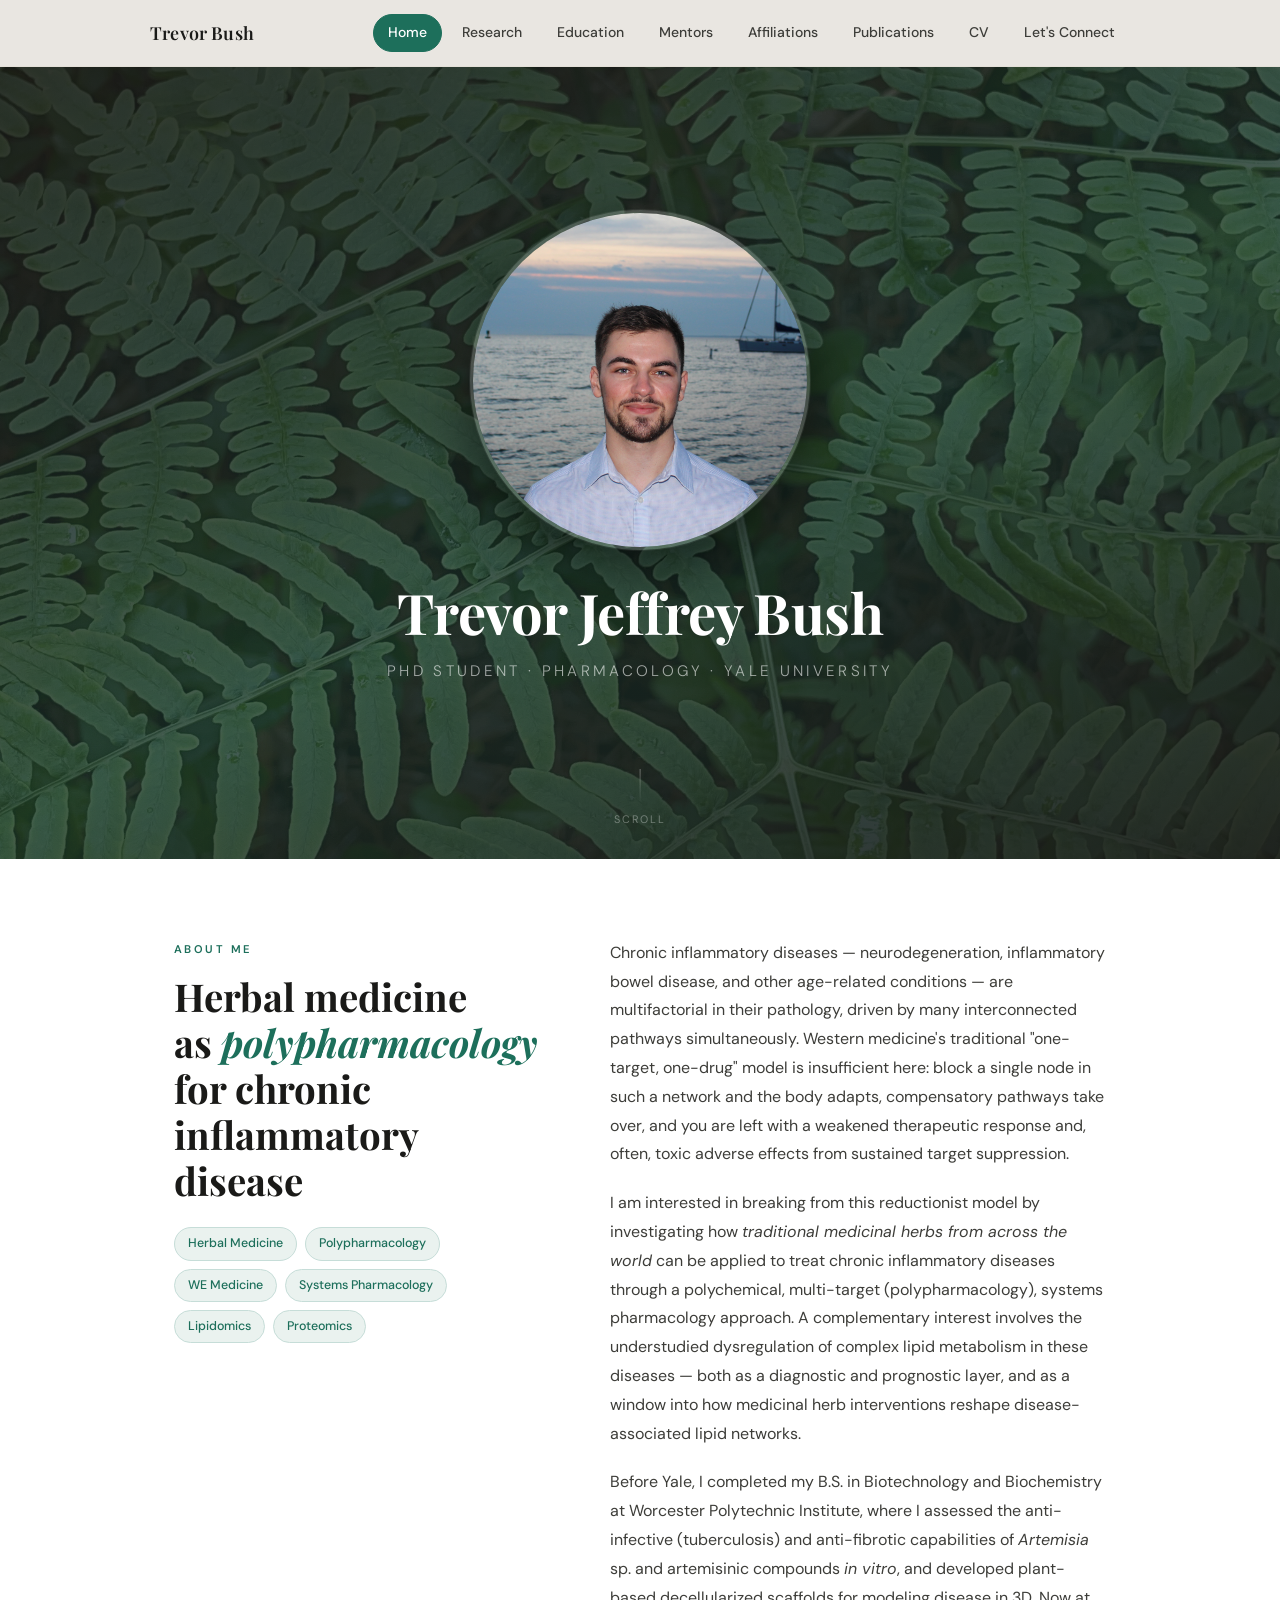
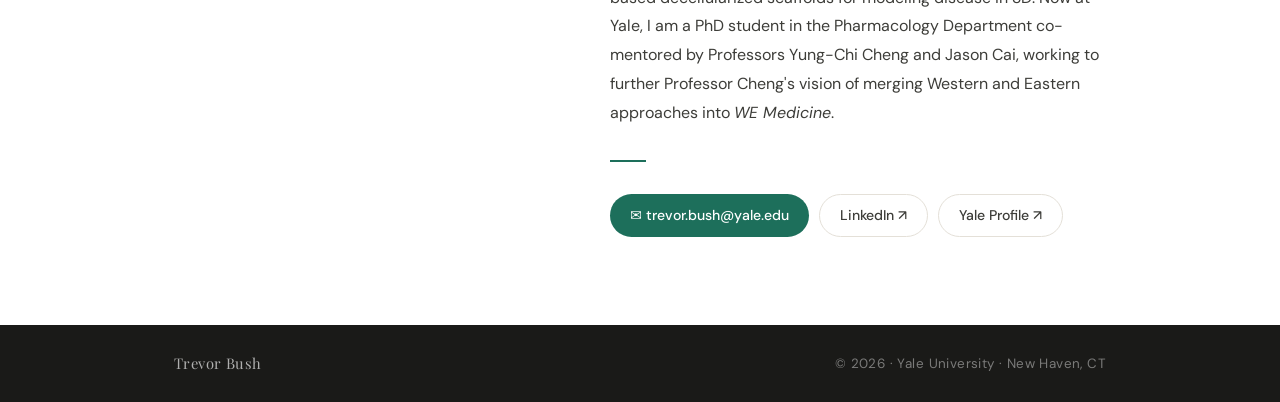
<file: index.html>
<!doctype html>
<html lang="en">
<head>
  <!-- Google tag (gtag.js) -->
  <script async src="https://www.googletagmanager.com/gtag/js?id=G-593X25MBZ3"></script>
  <script>
    window.dataLayer = window.dataLayer || [];
    function gtag(){dataLayer.push(arguments);}
    gtag('js', new Date());

    gtag('config', 'G-593X25MBZ3');
  </script>

  <link rel="icon" type="image/png" href="assets/favicon.png">

  <meta charset="utf-8" />
  <meta name="viewport" content="width=device-width, initial-scale=1" />
  <title>Trevor Bush</title>
  <link rel="stylesheet" href="styles.css" />
</head>
<body>

<header>
  <div class="container navbar">
    <a class="brand" href="index.html">Trevor Bush</a>
    <button class="burger" id="burger" onclick="toggleMenu()" aria-label="Open menu">
      ☰ <span>Menu</span>
    </button>
    <nav class="navlinks" id="navlinks">
      <a href="index.html" aria-current="page">Home</a>
      <a href="research.html">Research</a>
      <a href="education.html">Education</a>
      <a href="mentors.html">Mentors</a>
      <a href="affiliations.html">Affiliations</a>
      <a href="publications.html">Publications</a>
      <a href="CV.html">CV</a>
      <a href="connect.html">Let's Connect</a>
    </nav>
  </div>
</header>

<!-- HERO -->
<section class="hero">
  <div class="hero-bg"></div>
  <div class="hero-overlay"></div>
  <div class="hero-inner">
    <img class="hero-avatar" src="assets/profile.jpg" alt="Trevor Bush headshot">
    <h1>Trevor Jeffrey Bush</h1>
    <p class="hero-subtitle">PhD Student · Pharmacology · Yale University</p>
  </div>
  <div class="hero-scroll">
    <div class="hero-scroll-line"></div>
    <span>Scroll</span>
  </div>
</section>

<!-- ABOUT -->
<section class="about-section">
  <div class="container">
    <div class="about-grid">

      <div class="about-left">
        <p class="eyebrow">About Me</p>
        <h2 class="about-heading">
          Herbal medicine as&nbsp;<em>polypharmacology</em> for chronic inflammatory disease
        </h2>
        <div class="about-pills">
          <span class="about-pill">Herbal Medicine</span>
          <span class="about-pill">Polypharmacology</span>
          <span class="about-pill">WE Medicine</span>
          <span class="about-pill">Systems Pharmacology</span>
          <span class="about-pill">Lipidomics</span>
          <span class="about-pill">Proteomics</span>
        </div>
      </div>

      <div class="about-right">
        <p>
          Chronic inflammatory diseases — neurodegeneration, inflammatory bowel disease, and other
          age-related conditions — are multifactorial in their pathology, driven by many
          interconnected pathways simultaneously. Western medicine's traditional "one-target, one-drug"
          model is insufficient here: block a single node in such a network and the body adapts,
          compensatory pathways take over, and you are left with a weakened therapeutic response
          and, often, toxic adverse effects from sustained target suppression.
        </p>
        <p>
          I am interested in breaking from this reductionist model by investigating how
          <em>traditional medicinal herbs from across the world</em> can be applied to treat
          chronic inflammatory diseases through a polychemical, multi-target (polypharmacology),
          systems pharmacology approach. A complementary interest involves the understudied
          dysregulation of complex lipid metabolism in these diseases — both as a diagnostic and
          prognostic layer, and as a window into how medicinal herb interventions reshape
          disease-associated lipid networks.
        </p>
        <p>
          Before Yale, I completed my B.S. in Biotechnology and Biochemistry at Worcester Polytechnic
          Institute, where I assessed the anti-infective (tuberculosis) and anti-fibrotic capabilities
          of <em>Artemisia</em> sp. and artemisinic compounds <em>in vitro</em>, and developed
          plant-based decellularized scaffolds for modeling disease in 3D.
          Now at Yale, I am a PhD student in the Pharmacology Department co-mentored by
          Professors Yung-Chi Cheng and Jason Cai, working to further Professor Cheng's vision
          of merging Western and Eastern approaches into <em>WE Medicine</em>.
        </p>

        <hr class="about-divider">

        <div class="connect-row">
          <a href="mailto:trevor.bush@yale.edu" class="connect-link primary">
            ✉ trevor.bush@yale.edu
          </a>
          <a href="https://www.linkedin.com/in/trevor-bush" target="_blank" rel="noopener" class="connect-link secondary">
            LinkedIn ↗
          </a>
          <a href="https://medicine.yale.edu/profile/trevor-bush/" target="_blank" rel="noopener" class="connect-link secondary">
            Yale Profile ↗
          </a>
        </div>
      </div>

    </div>
  </div>
</section>

<footer class="site-footer">
  <div class="container footer-inner">
    <span class="footer-brand">Trevor Bush</span>
    <span>© <span id="year"></span> · Yale University · New Haven, CT</span>
  </div>
</footer>

<script src="script.js"></script>
<script>document.getElementById("year").textContent = new Date().getFullYear();</script>
</body>
</html>
</file>
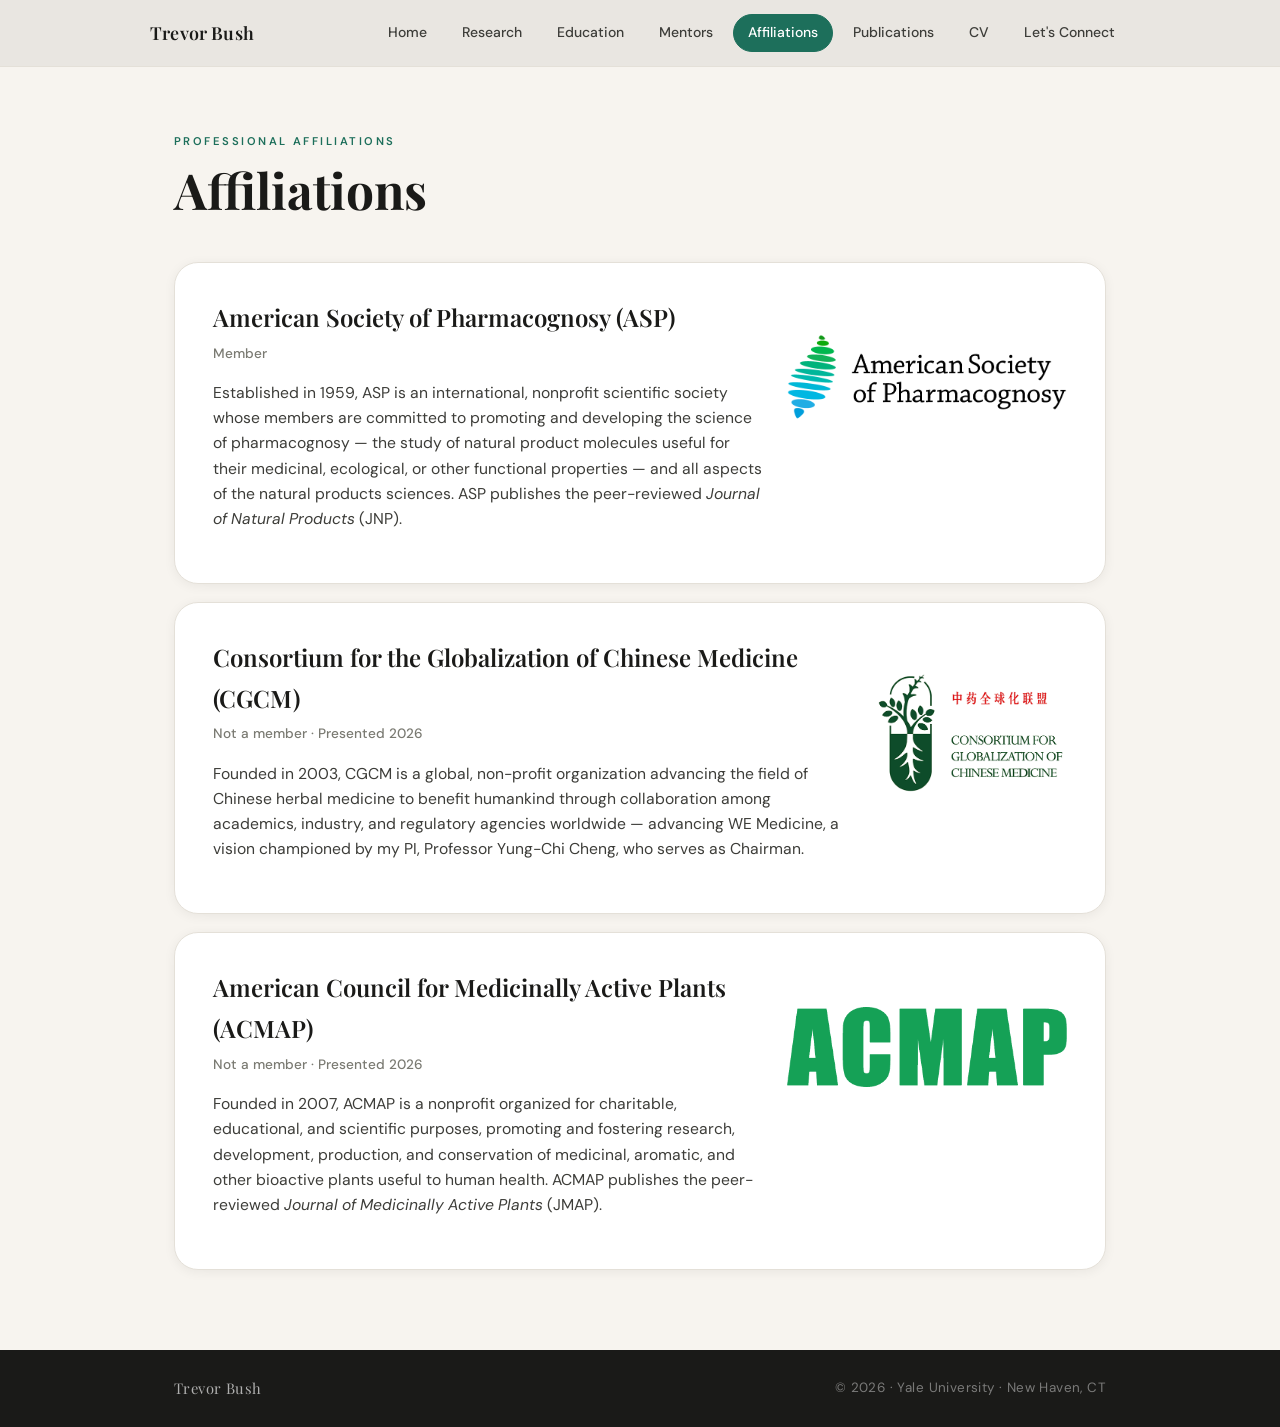
<file: affiliations.html>
<!doctype html>
<html lang="en">
<head>
  <!-- Google tag (gtag.js) -->
  <script async src="https://www.googletagmanager.com/gtag/js?id=G-593X25MBZ3"></script>
  <script>
    window.dataLayer = window.dataLayer || [];
    function gtag(){dataLayer.push(arguments);}
    gtag('js', new Date());

    gtag('config', 'G-593X25MBZ3');
  </script>

  <link rel="icon" type="image/png" href="assets/favicon.png">

  <meta charset="utf-8" />
  <meta name="viewport" content="width=device-width, initial-scale=1" />
  <title>Affiliations | Trevor Bush</title>
  <link rel="stylesheet" href="styles.css" />
</head>
<body>
<header>
  <div class="container navbar">
    <a class="brand" href="index.html">Trevor Bush</a>
    <button class="burger" id="burger" onclick="toggleMenu()" aria-label="Open menu">
      ☰ <span>Menu</span>
    </button>
    <nav class="navlinks" id="navlinks">
      <a href="index.html">Home</a>
      <a href="research.html">Research</a>
      <a href="education.html">Education</a>
      <a href="mentors.html">Mentors</a>
      <a href="affiliations.html" aria-current="page">Affiliations</a>
      <a href="publications.html">Publications</a>
      <a href="CV.html">CV</a>
      <a href="connect.html">Let's Connect</a>
    </nav>
  </div>
</header>
<main class="edu-page">
  <div class="container">
    <div class="edu-page-header">
      <p class="eyebrow">Professional Affiliations</p>
      <h1>Affiliations</h1>
    </div>
    <div class="edu-list">

      <!-- ASP -->
      <article class="edu-card edu-card--wide-logo">
        <div class="edu-card-main">
          <h2 class="edu-school">American Society of Pharmacognosy (ASP)</h2>
          <p class="edu-meta">Member</p>
          <p class="edu-degree">
            Established in 1959, ASP is an international, nonprofit scientific society whose
            members are committed to promoting and developing the science of pharmacognosy —
            the study of natural product molecules useful for their medicinal, ecological, or
            other functional properties — and all aspects of the natural products sciences.
            ASP publishes the peer-reviewed <em>Journal of Natural Products</em> (JNP).
          </p>
        </div>
        <div class="edu-logo-block edu-logo-block--wide">
          <img src="assets/asp-logo.png" alt="American Society of Pharmacognosy" class="edu-logo-img" />
        </div>
      </article>

      <!-- CGCM -->
      <article class="edu-card edu-card--aff-logo">
        <div class="edu-card-main">
          <h2 class="edu-school">Consortium for the Globalization of Chinese Medicine (CGCM)</h2>
          <p class="edu-meta">Not a member · Presented 2026</p>
          <p class="edu-degree">
            Founded in 2003, CGCM is a global, non-profit organization advancing the field of
            Chinese herbal medicine to benefit humankind through collaboration among academics,
            industry, and regulatory agencies worldwide — advancing WE Medicine, a vision
            championed by my PI, Professor Yung-Chi Cheng, who serves as Chairman.
          </p>
        </div>
        <div class="edu-logo-block edu-logo-block--aff">
          <img src="assets/cgcm-logo.png" alt="Consortium for the Globalization of Chinese Medicine" class="edu-logo-img" />
        </div>
      </article>

      <!-- ACMAP -->
      <article class="edu-card edu-card--wide-logo">
        <div class="edu-card-main">
          <h2 class="edu-school">American Council for Medicinally Active Plants (ACMAP)</h2>
          <p class="edu-meta">Not a member · Presented 2026</p>
          <p class="edu-degree">
            Founded in 2007, ACMAP is a nonprofit organized for charitable, educational, and
            scientific purposes, promoting and fostering research, development, production, and
            conservation of medicinal, aromatic, and other bioactive plants useful to human
            health. ACMAP publishes the peer-reviewed <em>Journal of Medicinally Active Plants</em>
            (JMAP).
          </p>
        </div>
        <div class="edu-logo-block edu-logo-block--wide">
          <img src="assets/acmap-logo.webp" alt="American Council for Medicinally Active Plants" class="edu-logo-img" />
        </div>
      </article>

    </div>
  </div>
</main>
<footer class="site-footer">
  <div class="container footer-inner">
    <span class="footer-brand">Trevor Bush</span>
    <span>© <span id="year"></span> · Yale University · New Haven, CT</span>
  </div>
</footer>
<script src="script.js"></script>
<script>document.getElementById("year").textContent = new Date().getFullYear();</script>
</body>
</html>
</file>
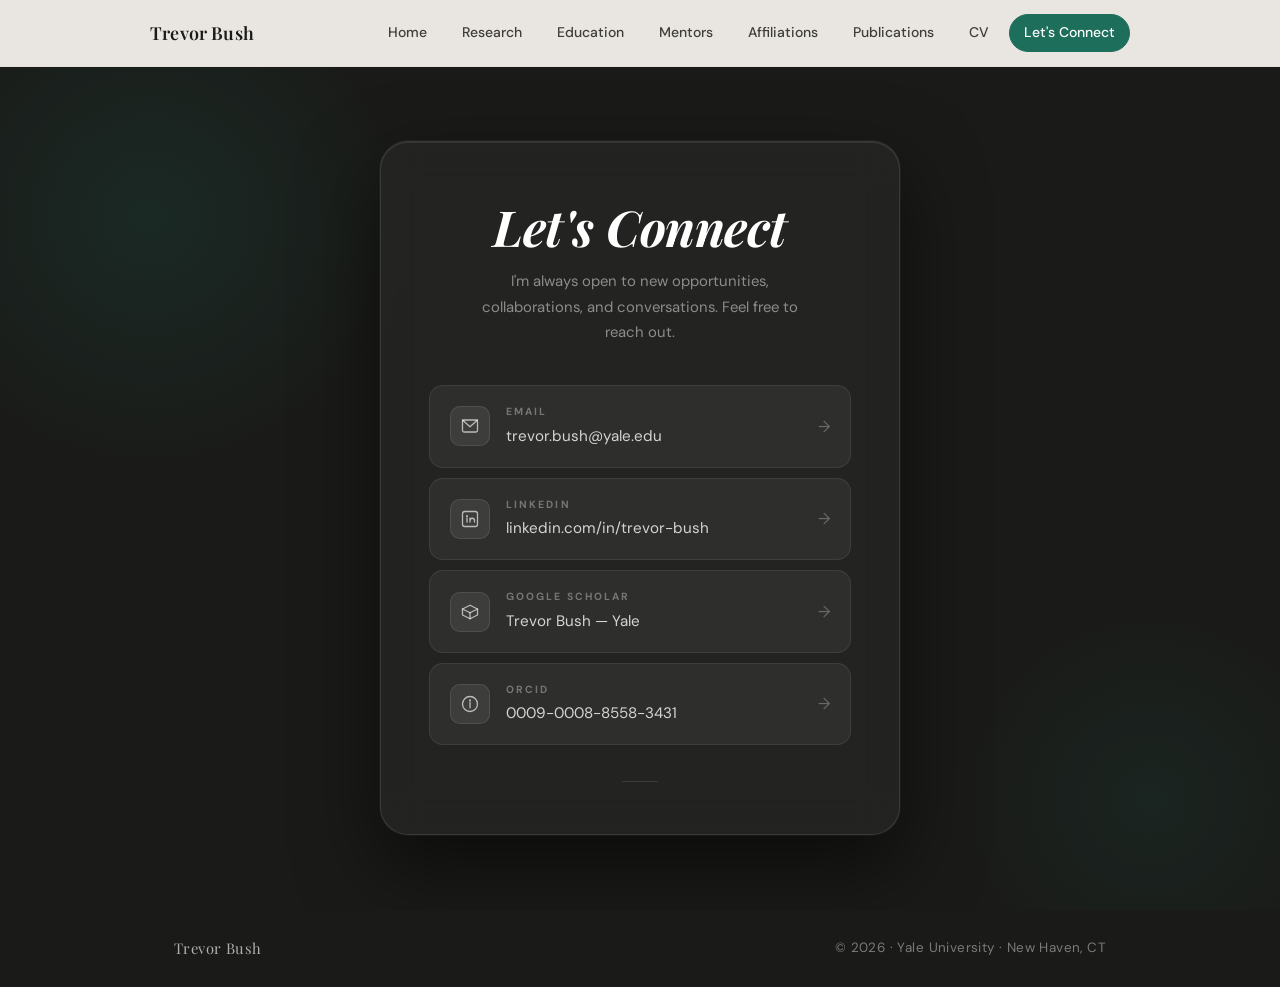
<file: connect.html>
<!doctype html>
<html lang="en">
<head>
  <!-- Google tag (gtag.js) -->
  <script async src="https://www.googletagmanager.com/gtag/js?id=G-593X25MBZ3"></script>
  <script>
    window.dataLayer = window.dataLayer || [];
    function gtag(){dataLayer.push(arguments);}
    gtag('js', new Date());

    gtag('config', 'G-593X25MBZ3');
  </script>

  <link rel="icon" type="image/png" href="assets/favicon.png">
  
  <meta charset="utf-8" />
  <meta name="viewport" content="width=device-width, initial-scale=1" />
  <title>Let's Connect | Trevor Bush</title>
  <link rel="stylesheet" href="styles.css" />
  <style>
    /* ── Connect Page ── */
    .connect-page {
      min-height: calc(100vh - 57px);
      background: var(--ink);
      display: flex;
      align-items: center;
      justify-content: center;
      padding: 60px 24px;
      position: relative;
      overflow: hidden;
    }

    /* Atmospheric background blobs */
    .connect-bg {
      position: absolute;
      inset: 0;
      pointer-events: none;
      overflow: hidden;
    }

    .connect-bg::before {
      content: '';
      position: absolute;
      top: -120px;
      left: -120px;
      width: 540px;
      height: 540px;
      background: radial-gradient(circle, rgba(29,111,91,0.18) 0%, transparent 70%);
      border-radius: 50%;
      animation: blobDrift 12s ease-in-out infinite alternate;
    }

    .connect-bg::after {
      content: '';
      position: absolute;
      bottom: -100px;
      right: -80px;
      width: 420px;
      height: 420px;
      background: radial-gradient(circle, rgba(29,111,91,0.12) 0%, transparent 70%);
      border-radius: 50%;
      animation: blobDrift 16s 2s ease-in-out infinite alternate-reverse;
    }

    @keyframes blobDrift {
      from { transform: translate(0, 0) scale(1); }
      to   { transform: translate(30px, 20px) scale(1.06); }
    }

    /* Glass card */
    .connect-card {
      position: relative;
      z-index: 2;
      width: 100%;
      max-width: 520px;
      background: rgba(255,255,255,0.045);
      border: 1px solid rgba(255,255,255,0.1);
      border-radius: 28px;
      padding: 56px 48px 52px;
      backdrop-filter: blur(18px);
      -webkit-backdrop-filter: blur(18px);
      box-shadow:
        0 0 0 1px rgba(255,255,255,0.04),
        0 32px 80px rgba(0,0,0,0.55),
        inset 0 1px 0 rgba(255,255,255,0.08);
      animation: fadeUp 0.65s ease both;
    }

    .connect-header {
      text-align: center;
      margin-bottom: 40px;
    }

    .connect-header h1 {
      font-family: var(--serif);
      font-size: clamp(2.4rem, 5vw, 3.1rem);
      font-weight: 700;
      font-style: italic;
      color: #fff;
      line-height: 1.15;
      margin-bottom: 14px;
      letter-spacing: -0.01em;
    }

    .connect-header p {
      font-size: 0.93rem;
      color: rgba(255,255,255,0.48);
      line-height: 1.7;
      max-width: 340px;
      margin: 0 auto;
    }

    /* Contact items */
    .connect-items {
      display: flex;
      flex-direction: column;
      gap: 10px;
    }

    .connect-item {
      display: flex;
      align-items: center;
      gap: 16px;
      padding: 17px 20px;
      border-radius: 14px;
      background: rgba(255,255,255,0.05);
      border: 1px solid rgba(255,255,255,0.08);
      text-decoration: none;
      transition: all 0.22s ease;
      animation: fadeUp 0.65s ease both;
    }

    .connect-item:nth-child(1) { animation-delay: 0.1s; }
    .connect-item:nth-child(2) { animation-delay: 0.18s; }
    .connect-item:nth-child(3) { animation-delay: 0.26s; }

    .connect-item:hover {
      background: rgba(29,111,91,0.18);
      border-color: rgba(29,111,91,0.4);
      transform: translateX(4px);
      opacity: 1;
    }

    .connect-item:hover .connect-item-arrow {
      transform: translateX(3px);
      color: rgba(255,255,255,0.7);
    }

    .connect-item:hover .connect-item-icon {
      background: var(--green);
      border-color: var(--green);
    }

    .connect-item-icon {
      width: 40px;
      height: 40px;
      border-radius: 10px;
      background: rgba(255,255,255,0.07);
      border: 1px solid rgba(255,255,255,0.1);
      display: flex;
      align-items: center;
      justify-content: center;
      flex-shrink: 0;
      transition: all 0.22s ease;
    }

    .connect-item-icon svg {
      width: 18px;
      height: 18px;
      stroke: rgba(255,255,255,0.65);
      fill: none;
      stroke-width: 1.75;
      stroke-linecap: round;
      stroke-linejoin: round;
      transition: stroke 0.22s ease;
    }

    .connect-item:hover .connect-item-icon svg {
      stroke: #fff;
    }

    .connect-item-text {
      flex: 1;
      min-width: 0;
    }

    .connect-item-label {
      display: block;
      font-size: 0.65rem;
      font-weight: 700;
      letter-spacing: 0.2em;
      text-transform: uppercase;
      color: rgba(255,255,255,0.35);
      margin-bottom: 3px;
    }

    .connect-item-value {
      display: block;
      font-size: 0.95rem;
      font-weight: 400;
      color: rgba(255,255,255,0.8);
      white-space: nowrap;
      overflow: hidden;
      text-overflow: ellipsis;
    }

    .connect-item-arrow {
      font-size: 1rem;
      color: rgba(255,255,255,0.28);
      transition: all 0.22s ease;
      flex-shrink: 0;
    }

    /* Divider */
    .connect-divider {
      width: 36px;
      height: 1px;
      background: rgba(255,255,255,0.1);
      margin: 36px auto 0;
    }

    @media (max-width: 560px) {
      .connect-card {
        padding: 38px 24px 36px;
        border-radius: 20px;
      }
    }
  </style>
</head>
<body>

<header>
  <div class="container navbar">
    <a class="brand" href="index.html">Trevor Bush</a>
    <button class="burger" id="burger" onclick="toggleMenu()" aria-label="Open menu">
      ☰ <span>Menu</span>
    </button>
    <nav class="navlinks" id="navlinks">
      <a href="index.html">Home</a>
      <a href="research.html">Research</a>
      <a href="education.html">Education</a>
      <a href="mentors.html">Mentors</a>
      <a href="affiliations.html">Affiliations</a>
      <a href="publications.html">Publications</a>
      <a href="CV.html">CV</a>
      <a href="connect.html" aria-current="page">Let's Connect</a>
    </nav>
  </div>
</header>

<main class="connect-page">
  <div class="connect-bg"></div>

  <div class="connect-card">

    <div class="connect-header">
      <h1>Let's Connect</h1>
      <p>I'm always open to new opportunities, collaborations, and conversations. Feel free to reach out.</p>
    </div>

    <div class="connect-items">

      <a class="connect-item" href="mailto:trevor.bush@yale.edu">
        <div class="connect-item-icon">
          <svg viewBox="0 0 24 24">
            <rect x="2" y="4" width="20" height="16" rx="2"/>
            <polyline points="2,4 12,13 22,4"/>
          </svg>
        </div>
        <div class="connect-item-text">
          <span class="connect-item-label">Email</span>
          <span class="connect-item-value">trevor.bush@yale.edu</span>
        </div>
        <span class="connect-item-arrow">→</span>
      </a>

      <a class="connect-item" href="https://www.linkedin.com/in/trevor-bush" target="_blank" rel="noopener">
        <div class="connect-item-icon">
          <svg viewBox="0 0 24 24">
            <rect x="2" y="2" width="20" height="20" rx="3"/>
            <line x1="8" y1="11" x2="8" y2="16"/>
            <line x1="8" y1="8" x2="8" y2="8.5" stroke-width="2.5"/>
            <path d="M12 11v5M12 14c0-1.657 1.343-3 3-3s3 1.343 3 3v2"/>
          </svg>
        </div>
        <div class="connect-item-text">
          <span class="connect-item-label">LinkedIn</span>
          <span class="connect-item-value">linkedin.com/in/trevor-bush</span>
        </div>
        <span class="connect-item-arrow">→</span>
      </a>

      <a class="connect-item" href="https://scholar.google.com/citations?user=R0cPNZAAAAAJ&hl=en" target="_blank" rel="noopener">
        <div class="connect-item-icon">
          <svg viewBox="0 0 24 24">
            <path d="M12 3L2 8l10 5 10-5-10-5z"/>
            <path d="M2 8v8l10 5 10-5V8"/>
            <line x1="12" y1="13" x2="12" y2="21"/>
          </svg>
        </div>
        <div class="connect-item-text">
          <span class="connect-item-label">Google Scholar</span>
          <span class="connect-item-value">Trevor Bush — Yale</span>
        </div>
        <span class="connect-item-arrow">→</span>
      </a>

      <a class="connect-item" href="https://orcid.org/0009-0008-8558-3431" target="_blank" rel="noopener">
        <div class="connect-item-icon">
          <svg viewBox="0 0 24 24">
            <circle cx="12" cy="12" r="10"/>
            <line x1="12" y1="7" x2="12" y2="7.5" stroke-width="2.5"/>
            <line x1="12" y1="10" x2="12" y2="17"/>
          </svg>
        </div>
        <div class="connect-item-text">
          <span class="connect-item-label">ORCID</span>
          <span class="connect-item-value">0009-0008-8558-3431</span>
        </div>
        <span class="connect-item-arrow">→</span>
      </a>

    </div>

    <div class="connect-divider"></div>

  </div>
</main>

<footer class="site-footer">
  <div class="container footer-inner">
    <span class="footer-brand">Trevor Bush</span>
    <span>© <span id="year"></span> · Yale University · New Haven, CT</span>
  </div>
</footer>

<script src="script.js"></script>
<script>document.getElementById("year").textContent = new Date().getFullYear();</script>
</body>
</html>
</file>
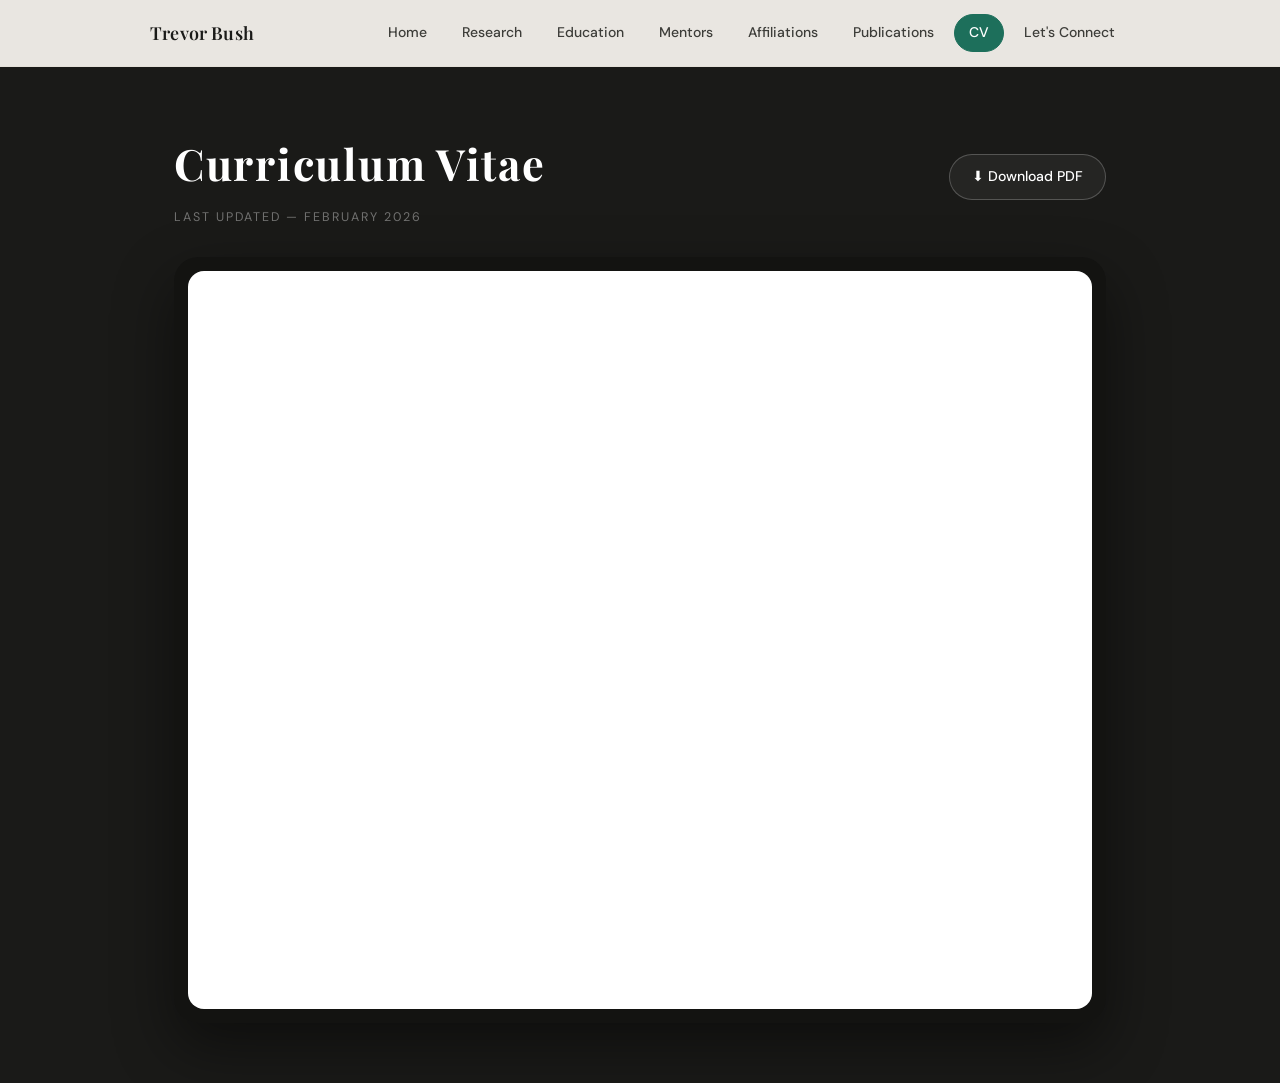
<file: CV.html>
<!doctype html>
<html lang="en">
<head>
  <!-- Google tag (gtag.js) -->
  <script async src="https://www.googletagmanager.com/gtag/js?id=G-593X25MBZ3"></script>
  <script>
    window.dataLayer = window.dataLayer || [];
    function gtag(){dataLayer.push(arguments);}
    gtag('js', new Date());

    gtag('config', 'G-593X25MBZ3');
  </script>

  <link rel="icon" type="image/png" href="assets/favicon.png">
  
  <meta charset="utf-8" />
  <meta name="viewport" content="width=device-width, initial-scale=1" />
  <title>CV | Trevor Bush</title>
  <link rel="stylesheet" href="styles.css" />
</head>
<body>

<header>
  <div class="container navbar">
    <a class="brand" href="index.html">Trevor Bush</a>
    <button class="burger" id="burger" onclick="toggleMenu()" aria-label="Open menu">
      ☰ <span>Menu</span>
    </button>
    <nav class="navlinks" id="navlinks">
      <a href="index.html">Home</a>
      <a href="research.html">Research</a>
      <a href="education.html">Education</a>
      <a href="mentors.html">Mentors</a>
      <a href="affiliations.html">Affiliations</a>
      <a href="publications.html">Publications</a>
      <a href="CV.html" aria-current="page">CV</a>
      <a href="connect.html">Let's Connect</a>
    </nav>
  </div>
</header>

<main class="cv-page">
  <div class="container">

    <div class="cv-page-header">
      <div>
        <h1 class="cv-page-title">Curriculum Vitae</h1>
        <p class="cv-updated">Last updated — February 2026</p>
      </div>
      <a class="cv-download-btn" href="Trevor_Bush_CV.pdf" target="_blank" rel="noopener">
        ⬇ Download PDF
      </a>
    </div>

    <div class="cv-frame-wrap">
      <iframe
        src="Trevor_Bush_CV.pdf#view=FitH"
        title="CV of Trevor Bush"
        loading="lazy"
      ></iframe>
    </div>

  </div>
</main>

<script src="script.js"></script>
</body>
</html>
</file>
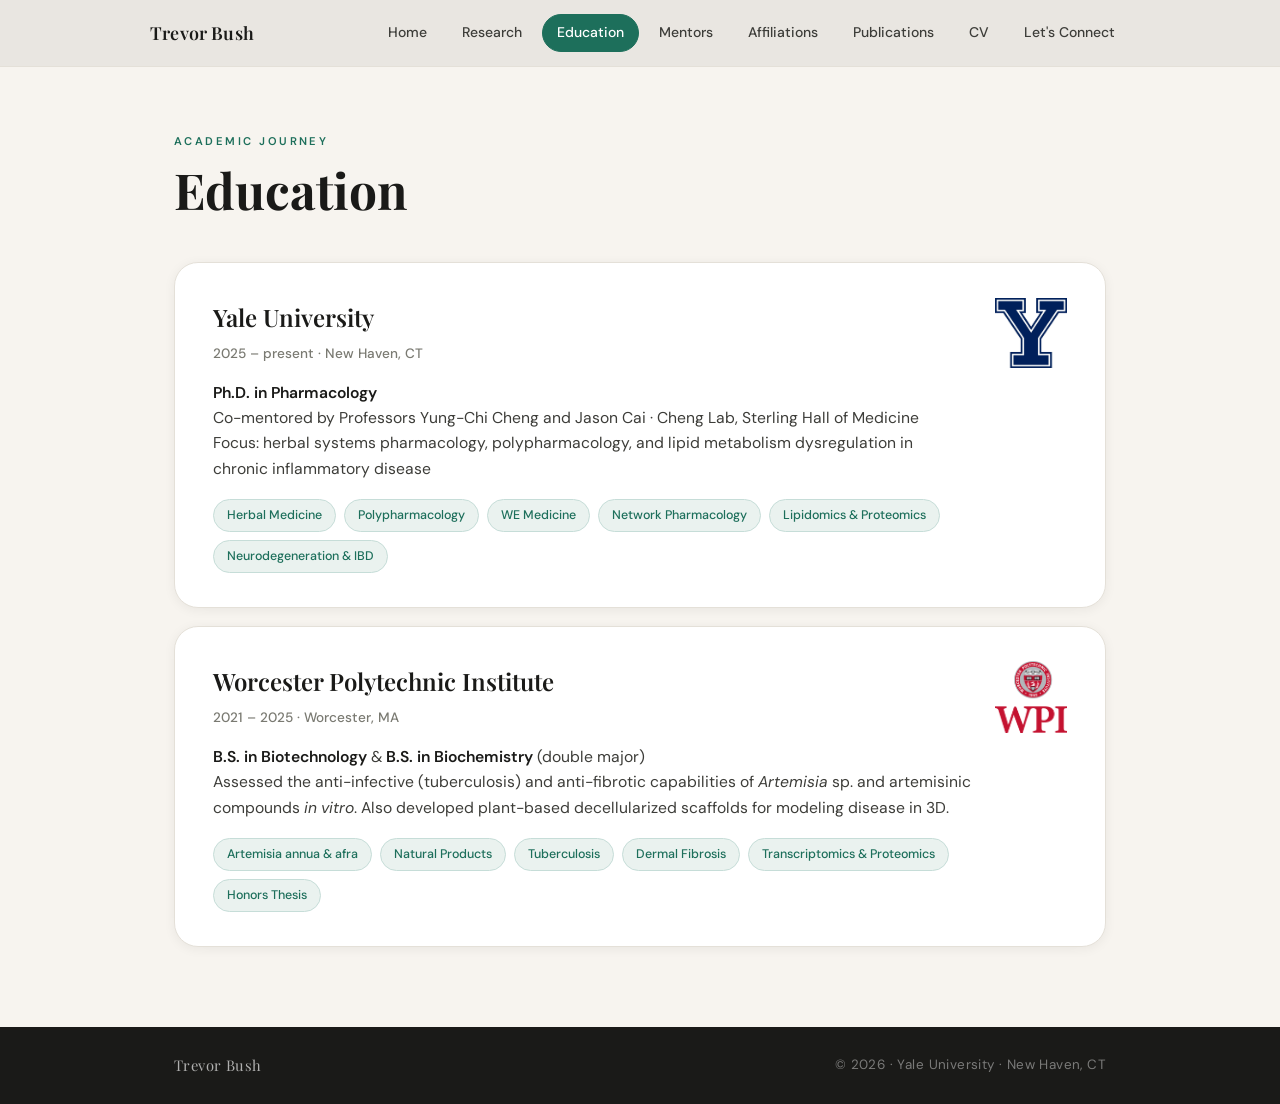
<file: education.html>
<!doctype html>
<html lang="en">
<head>
  <!-- Google tag (gtag.js) -->
  <script async src="https://www.googletagmanager.com/gtag/js?id=G-593X25MBZ3"></script>
  <script>
    window.dataLayer = window.dataLayer || [];
    function gtag(){dataLayer.push(arguments);}
    gtag('js', new Date());

    gtag('config', 'G-593X25MBZ3');
  </script>

  <link rel="icon" type="image/png" href="assets/favicon.png">

  <meta charset="utf-8" />
  <meta name="viewport" content="width=device-width, initial-scale=1" />
  <title>Education | Trevor Bush</title>
  <link rel="stylesheet" href="styles.css" />
</head>
<body>
<header>
  <div class="container navbar">
    <a class="brand" href="index.html">Trevor Bush</a>
    <button class="burger" id="burger" onclick="toggleMenu()" aria-label="Open menu">
      ☰ <span>Menu</span>
    </button>
    <nav class="navlinks" id="navlinks">
      <a href="index.html">Home</a>
      <a href="research.html">Research</a>
      <a href="education.html" aria-current="page">Education</a>
      <a href="mentors.html">Mentors</a>
      <a href="affiliations.html">Affiliations</a>
      <a href="publications.html">Publications</a>
      <a href="CV.html">CV</a>
      <a href="connect.html">Let's Connect</a>
    </nav>
  </div>
</header>
<main class="edu-page">
  <div class="container">
    <div class="edu-page-header">
      <p class="eyebrow">Academic Journey</p>
      <h1>Education</h1>
    </div>
    <div class="edu-list">
      <!-- Yale -->
      <article class="edu-card">
        <div class="edu-card-main">
          <h2 class="edu-school">Yale University</h2>
          <p class="edu-meta">2025 – present · New Haven, CT</p>
          <p class="edu-degree">
            <strong>Ph.D. in Pharmacology</strong><br>
            Co-mentored by Professors Yung-Chi Cheng and Jason Cai ·
            Cheng Lab, Sterling Hall of Medicine<br>
            Focus: herbal systems pharmacology, polypharmacology, and lipid metabolism
            dysregulation in chronic inflammatory disease
          </p>
          <div class="edu-tags">
            <span class="edu-tag">Herbal Medicine</span>
            <span class="edu-tag">Polypharmacology</span>
            <span class="edu-tag">WE Medicine</span>
            <span class="edu-tag">Network Pharmacology</span>
            <span class="edu-tag">Lipidomics &amp; Proteomics</span>
            <span class="edu-tag">Neurodegeneration &amp; IBD</span>
          </div>
        </div>
        <div class="edu-logo-block">
          <img src="assets/yaleicon.png" alt="Yale University" class="edu-logo-img" />
        </div>
      </article>
      <!-- WPI -->
      <article class="edu-card">
        <div class="edu-card-main">
          <h2 class="edu-school">Worcester Polytechnic Institute</h2>
          <p class="edu-meta">2021 – 2025 · Worcester, MA</p>
          <p class="edu-degree">
            <strong>B.S. in Biotechnology</strong> &amp; <strong>B.S. in Biochemistry</strong> (double major)<br>
            Assessed the anti-infective (tuberculosis) and anti-fibrotic capabilities of
            <em>Artemisia</em> sp. and artemisinic compounds <em>in vitro</em>.
            Also developed plant-based decellularized scaffolds for modeling disease in 3D.
          </p>
          <div class="edu-tags">
            <span class="edu-tag">Artemisia annua &amp; afra</span>
            <span class="edu-tag">Natural Products</span>
            <span class="edu-tag">Tuberculosis</span>
            <span class="edu-tag">Dermal Fibrosis</span>
            <span class="edu-tag">Transcriptomics &amp; Proteomics</span>
            <span class="edu-tag">Honors Thesis</span>
          </div>
        </div>
        <div class="edu-logo-block">
          <img src="assets/wpiicon.png" alt="Worcester Polytechnic Institute" class="edu-logo-img" />
        </div>
      </article>
    </div>
  </div>
</main>
<footer class="site-footer">
  <div class="container footer-inner">
    <span class="footer-brand">Trevor Bush</span>
    <span>© <span id="year"></span> · Yale University · New Haven, CT</span>
  </div>
</footer>
<script src="script.js"></script>
<script>document.getElementById("year").textContent = new Date().getFullYear();</script>
</body>
</html>
</file>
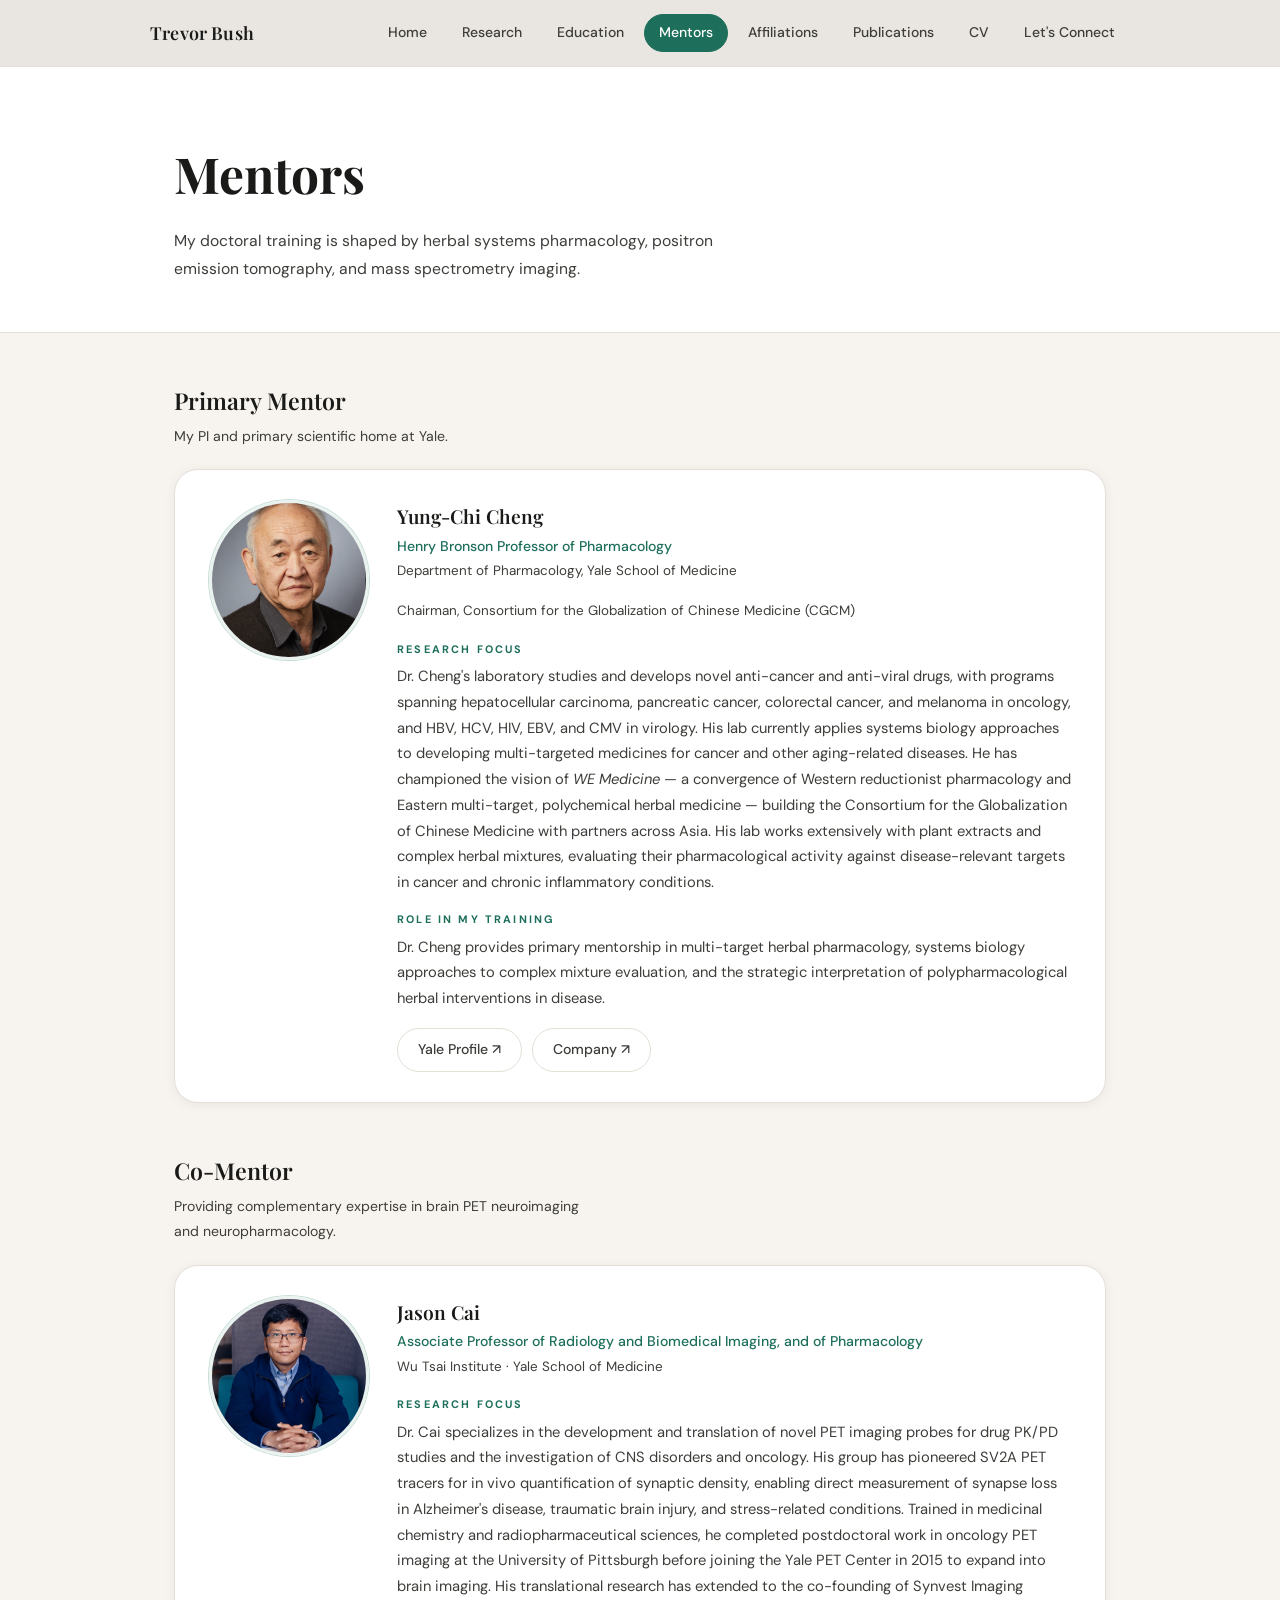
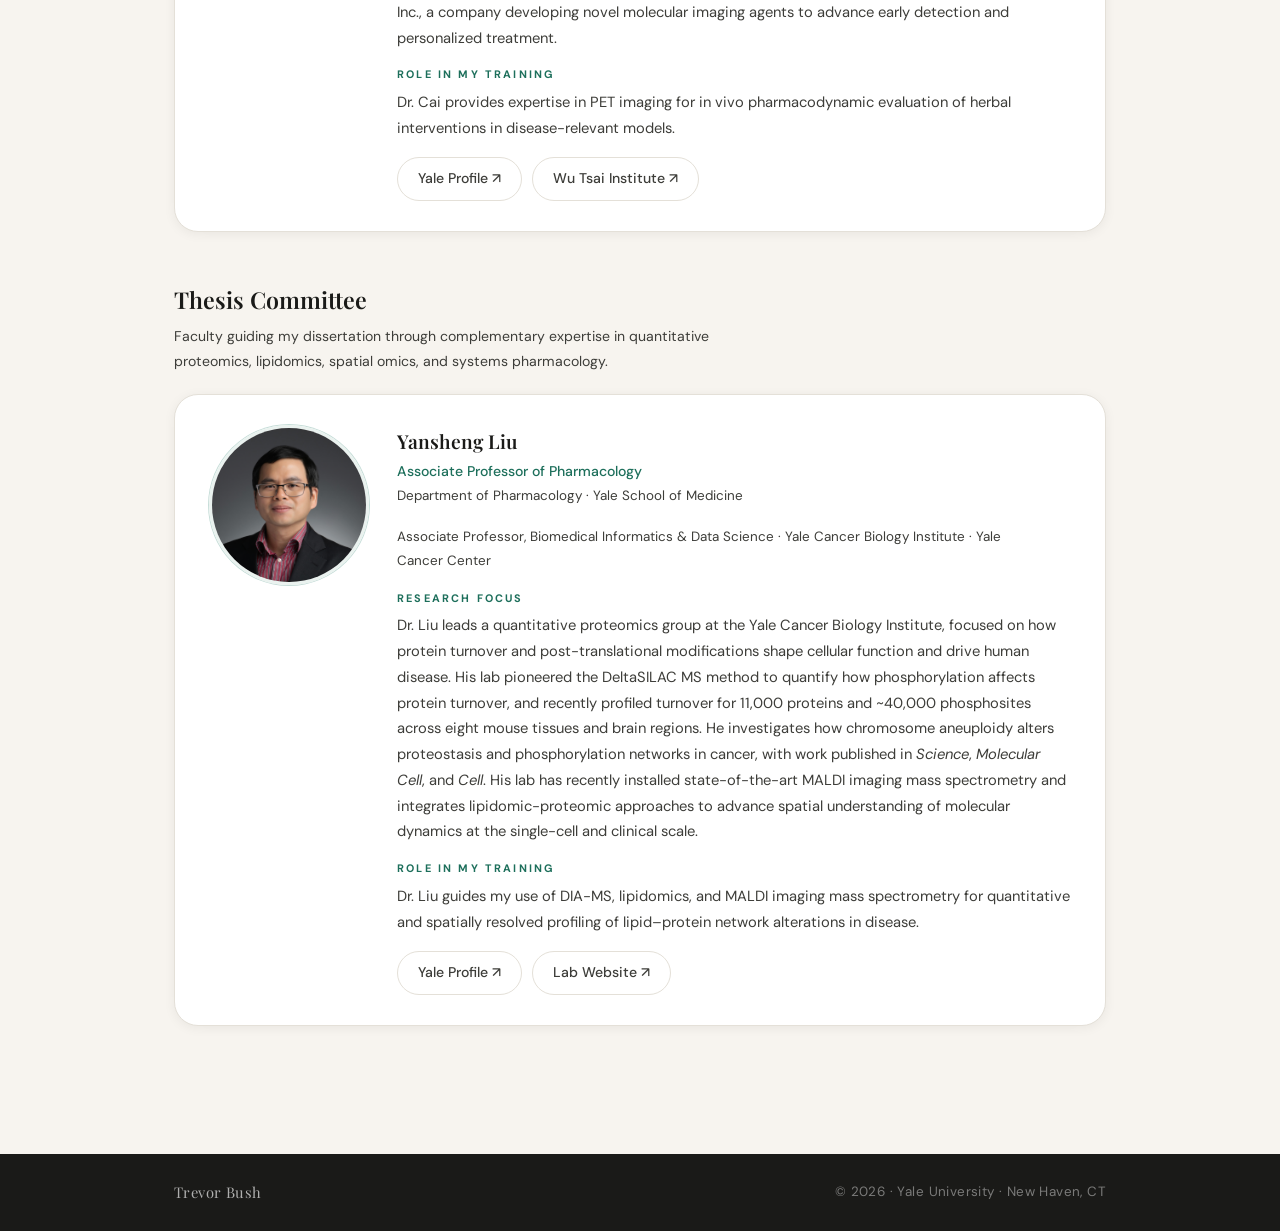
<file: mentors.html>
<!doctype html>
<html lang="en">
<head>
  <!-- Google tag (gtag.js) -->
  <script async src="https://www.googletagmanager.com/gtag/js?id=G-593X25MBZ3"></script>
  <script>
    window.dataLayer = window.dataLayer || [];
    function gtag(){dataLayer.push(arguments);}
    gtag('js', new Date());

    gtag('config', 'G-593X25MBZ3');
  </script>

  <link rel="icon" type="image/png" href="assets/favicon.png">

  <meta charset="utf-8" />
  <meta name="viewport" content="width=device-width, initial-scale=1" />
  <title>Mentors | Trevor Bush</title>
  <link rel="stylesheet" href="styles.css" />
</head>
<body>

<header>
  <div class="container navbar">
    <a class="brand" href="index.html">Trevor Bush</a>
    <button class="burger" id="burger" onclick="toggleMenu()" aria-label="Open menu">
      ☰ <span>Menu</span>
    </button>
    <nav class="navlinks" id="navlinks">
      <a href="index.html">Home</a>
      <a href="research.html">Research</a>
      <a href="education.html">Education</a>
      <a href="mentors.html" aria-current="page">Mentors</a>
      <a href="affiliations.html">Affiliations</a>
      <a href="publications.html">Publications</a>
      <a href="CV.html">CV</a>
      <a href="connect.html">Let's Connect</a>
    </nav>
  </div>
</header>

<main class="mentors-page">

  <section class="mentors-hero">
    <div class="container">
      <h1>Mentors</h1>
      <p>
        My doctoral training is shaped by herbal systems pharmacology, positron emission
        tomography, and mass spectrometry imaging.
      </p>
    </div>
  </section>

  <div class="container">

    <!-- PRIMARY MENTOR -->
    <section class="mentors-section">
      <div class="mentors-section-header">
        <h2>Primary Mentor</h2>
        <p>My PI and primary scientific home at Yale.</p>
      </div>

      <div class="mentor-list">
        <article class="mentor-card">
          <img class="mentor-photo" src="assets/yung-chi-cheng.jpg" alt="Yung-Chi Cheng" />
          <div class="mentor-info">
            <h3 class="mentor-name">Yung-Chi Cheng</h3>
            <p class="mentor-title-text">Henry Bronson Professor of Pharmacology</p>
            <p class="mentor-dept">Department of Pharmacology, Yale School of Medicine</p>
            <p class="mentor-dept">Chairman, Consortium for the Globalization of Chinese Medicine (CGCM)</p>

            <p class="mentor-section-label">Research Focus</p>
            <p class="mentor-body-text">
              Dr. Cheng's laboratory studies and develops novel anti-cancer and anti-viral drugs, with
              programs spanning hepatocellular carcinoma, pancreatic cancer, colorectal cancer, and
              melanoma in oncology, and HBV, HCV, HIV, EBV, and CMV in virology. His lab currently
              applies systems biology approaches to developing multi-targeted medicines for cancer and
              other aging-related diseases. He has championed the vision of <em>WE Medicine</em> — a
              convergence of Western reductionist pharmacology and Eastern multi-target, polychemical
              herbal medicine — building the Consortium for the Globalization of Chinese Medicine with
              partners across Asia. His lab works extensively with plant extracts and complex herbal
              mixtures, evaluating their pharmacological activity against disease-relevant targets in
              cancer and chronic inflammatory conditions.
            </p>

            <p class="mentor-section-label">Role in My Training</p>
            <p class="mentor-body-text">
              Dr. Cheng provides primary mentorship in multi-target herbal pharmacology, systems biology
              approaches to complex mixture evaluation, and the strategic interpretation of
              polypharmacological herbal interventions in disease.
            </p>

            <div class="connect-row" style="margin-top:1rem;">
              <a href="https://medicine.yale.edu/profile/yung-chi-cheng/" target="_blank" rel="noopener" class="connect-link secondary">Yale Profile ↗</a>
              <a href="https://yiviva.com/" target="_blank" rel="noopener" class="connect-link secondary">Company ↗</a>
            </div>
          </div>
        </article>
      </div>
    </section>

    <!-- CO-MENTOR -->
    <section class="mentors-section">
      <div class="mentors-section-header">
        <h2>Co-Mentor</h2>
        <p>Providing complementary expertise in brain PET neuroimaging and neuropharmacology.</p>
      </div>

      <div class="mentor-list">
        <article class="mentor-card">
          <img class="mentor-photo" src="assets/jason-cai.jpg" alt="Jason Cai"
               onerror="this.style.display='none'" />
          <div class="mentor-info">
            <h3 class="mentor-name">Jason Cai</h3>
            <p class="mentor-title-text">Associate Professor of Radiology and Biomedical Imaging, and of Pharmacology</p>
            <p class="mentor-dept">Wu Tsai Institute · Yale School of Medicine</p>

            <p class="mentor-section-label">Research Focus</p>
            <p class="mentor-body-text">
              Dr. Cai specializes in the development and translation of novel PET imaging probes for
              drug PK/PD studies and the investigation of CNS disorders and oncology. His group has
              pioneered SV2A PET tracers for in vivo quantification of synaptic density, enabling
              direct measurement of synapse loss in Alzheimer's disease, traumatic brain injury, and
              stress-related conditions. Trained in medicinal chemistry and radiopharmaceutical sciences,
              he completed postdoctoral work in oncology PET imaging at the University of Pittsburgh
              before joining the Yale PET Center in 2015 to expand into brain imaging. His translational
              research has extended to the co-founding of Synvest Imaging Inc., a company developing
              novel molecular imaging agents to advance early detection and personalized treatment.
            </p>

            <p class="mentor-section-label">Role in My Training</p>
            <p class="mentor-body-text">
              Dr. Cai provides expertise in PET imaging for in vivo pharmacodynamic evaluation of
              herbal interventions in disease-relevant models.
            </p>

            <div class="connect-row" style="margin-top:1rem;">
              <a href="https://medicine.yale.edu/profile/jason_cai/" target="_blank" rel="noopener" class="connect-link secondary">Yale Profile ↗</a>
              <a href="https://wti.yale.edu/profile/jason-cai" target="_blank" rel="noopener" class="connect-link secondary">Wu Tsai Institute ↗</a>
            </div>
          </div>
        </article>
      </div>
    </section>

    <!-- THESIS COMMITTEE -->
    <section class="mentors-section">
      <div class="mentors-section-header">
        <h2>Thesis Committee</h2>
        <p>Faculty guiding my dissertation through complementary expertise in quantitative proteomics,
        lipidomics, spatial omics, and systems pharmacology.</p>
      </div>

      <div class="mentor-list">

        <article class="mentor-card">
          <img class="mentor-photo" src="assets/yansheng-liu.jpg" alt="Yansheng Liu" />
          <div class="mentor-info">
            <h3 class="mentor-name">Yansheng Liu</h3>
            <p class="mentor-title-text">Associate Professor of Pharmacology</p>
            <p class="mentor-dept">Department of Pharmacology · Yale School of Medicine</p>
            <p class="mentor-dept">Associate Professor, Biomedical Informatics &amp; Data Science · Yale Cancer Biology Institute · Yale Cancer Center</p>

            <p class="mentor-section-label">Research Focus</p>
            <p class="mentor-body-text">
              Dr. Liu leads a quantitative proteomics group at the Yale Cancer Biology Institute,
              focused on how protein turnover and post-translational modifications shape cellular
              function and drive human disease. His lab pioneered the DeltaSILAC MS method to quantify
              how phosphorylation affects protein turnover, and recently profiled turnover for 11,000
              proteins and ~40,000 phosphosites across eight mouse tissues and brain regions. He
              investigates how chromosome aneuploidy alters proteostasis and phosphorylation networks
              in cancer, with work published in <em>Science</em>, <em>Molecular Cell</em>, and
              <em>Cell</em>. His lab has recently installed state-of-the-art MALDI imaging mass
              spectrometry and integrates lipidomic-proteomic approaches to advance spatial
              understanding of molecular dynamics at the single-cell and clinical scale.
            </p>

            <p class="mentor-section-label">Role in My Training</p>
            <p class="mentor-body-text">
              Dr. Liu guides my use of DIA-MS, lipidomics, and MALDI imaging mass spectrometry for
              quantitative and spatially resolved profiling of lipid–protein network alterations in
              disease.
            </p>

            <div class="connect-row" style="margin-top:1rem;">
              <a href="https://medicine.yale.edu/profile/yansheng-liu/" target="_blank" rel="noopener" class="connect-link secondary">Yale Profile ↗</a>
              <a href="https://www.yslproteomics.org/group-members" target="_blank" rel="noopener" class="connect-link secondary">Lab Website ↗</a>
            </div>
          </div>
        </article>

      </div>
    </section>

  </div>

</main>

<footer class="site-footer">
  <div class="container footer-inner">
    <span class="footer-brand">Trevor Bush</span>
    <span>© <span id="year"></span> · Yale University · New Haven, CT</span>
  </div>
</footer>

<script src="script.js"></script>
<script>document.getElementById("year").textContent = new Date().getFullYear();</script>
</body>
</html>
</file>
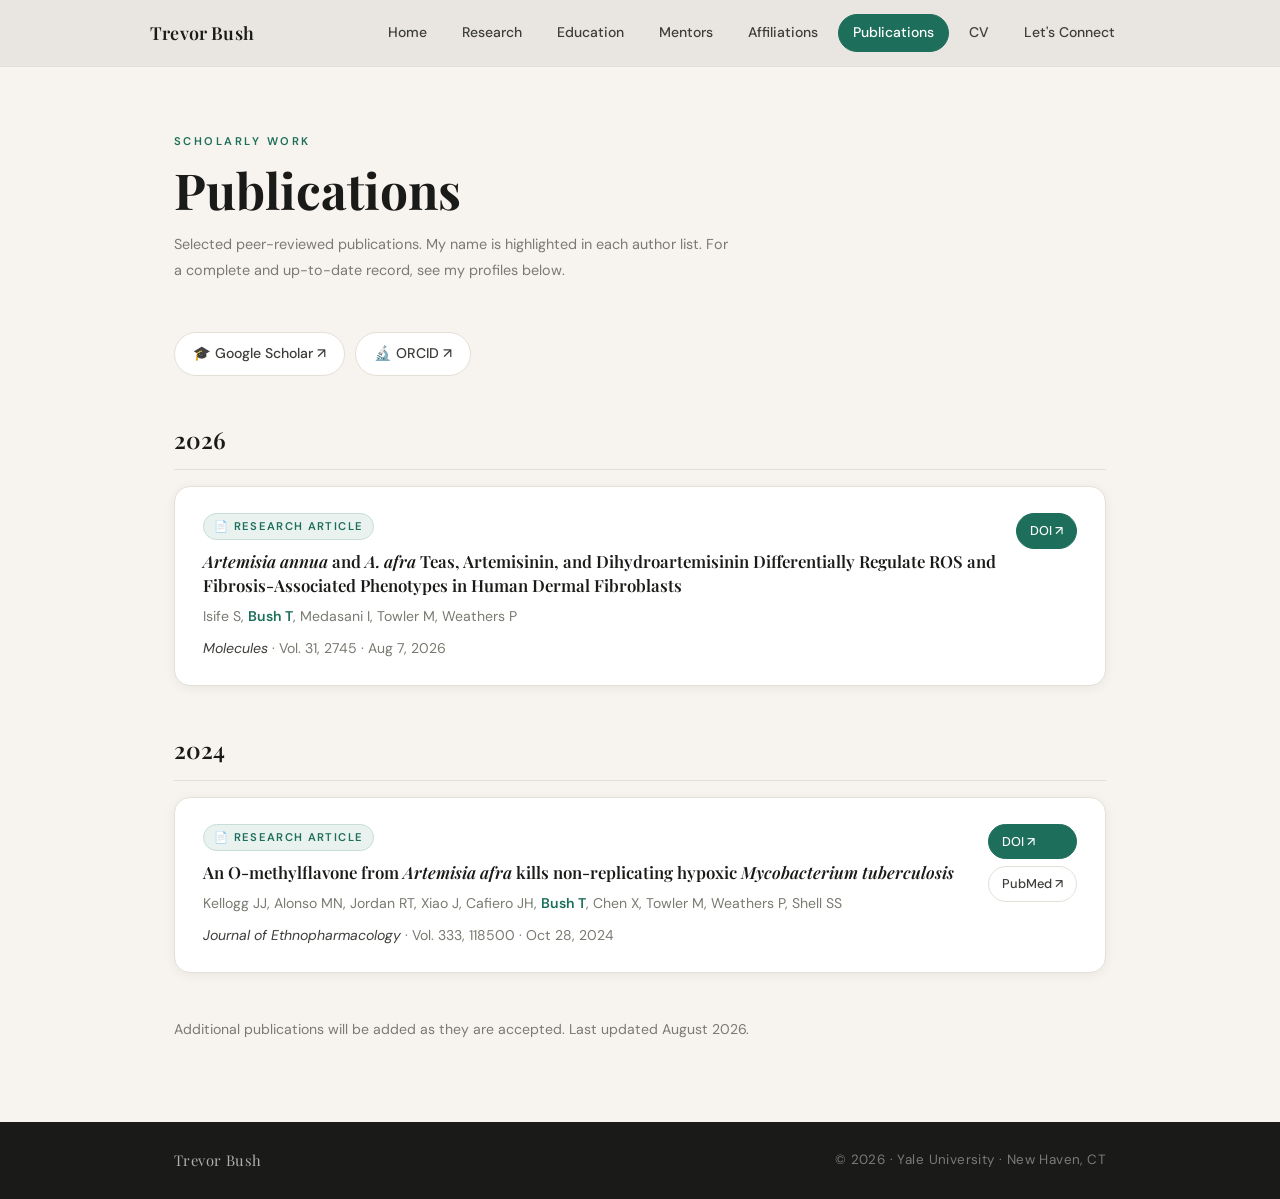
<file: publications.html>
<!doctype html>
<html lang="en">
<head>
  <!-- Google tag (gtag.js) -->
  <script async src="https://www.googletagmanager.com/gtag/js?id=G-593X25MBZ3"></script>
  <script>
    window.dataLayer = window.dataLayer || [];
    function gtag(){dataLayer.push(arguments);}
    gtag('js', new Date());

    gtag('config', 'G-593X25MBZ3');
  </script>

  <link rel="icon" type="image/png" href="assets/favicon.png">
  
  <meta charset="utf-8" />
  <meta name="viewport" content="width=device-width, initial-scale=1" />
  <title>Publications | Trevor Bush</title>
  <link rel="stylesheet" href="styles.css" />
</head>
<body>
<header>
  <div class="container navbar">
    <a class="brand" href="index.html">Trevor Bush</a>
    <button class="burger" id="burger" onclick="toggleMenu()" aria-label="Open menu">
      ☰ <span>Menu</span>
    </button>
    <nav class="navlinks" id="navlinks">
      <a href="index.html">Home</a>
      <a href="research.html">Research</a>
      <a href="education.html">Education</a>
      <a href="mentors.html">Mentors</a>
      <a href="affiliations.html">Affiliations</a>
      <a href="publications.html" aria-current="page">Publications</a>
      <a href="CV.html">CV</a>
      <a href="connect.html">Let's Connect</a>
    </nav>
  </div>
</header>
<main class="pubs-page">
  <div class="container">
    <div class="pubs-page-header">
      <p class="eyebrow">Scholarly Work</p>
      <h1>Publications</h1>
      <p class="pubs-note">
        Selected peer-reviewed publications. My name is highlighted in each author list.
        For a complete and up-to-date record, see my profiles below.
      </p>
    </div>
    <!-- External profile links -->
    <div class="pubs-profiles">
      <a class="profile-link" href="https://scholar.google.com/citations?user=R0cPNZAAAAAJ&hl=en" target="_blank" rel="noopener">
        🎓 Google Scholar ↗
      </a>
      <a class="profile-link" href="https://orcid.org/0009-0008-8558-3431" target="_blank" rel="noopener">
        🔬 ORCID ↗
      </a>
    </div>
    <!-- 2026 -->
    <div class="pub-year-group">
      <h2 class="pub-year-label">2026</h2>
      <div class="pub-list">
        <article class="pub-card">
          <div class="pub-card-left">
            <span class="pub-type-badge">📄 Research Article</span>
            <h3 class="pub-title">
              <em>Artemisia annua</em> and <em>A. afra</em> Teas, Artemisinin, and Dihydroartemisinin
              Differentially Regulate ROS and Fibrosis-Associated Phenotypes in Human Dermal Fibroblasts
            </h3>
            <p class="pub-authors">
              Isife S, <strong>Bush T</strong>, Medasani I, Towler M, Weathers P
            </p>
            <p class="pub-journal">
              Molecules
              <span>· Vol. 31, 2745 · Aug 7, 2026</span>
            </p>
          </div>
          <div class="pub-links">
            <a class="pub-link doi"
               href="https://doi.org/10.3390/molecules31162745"
               target="_blank" rel="noopener">
              DOI ↗
            </a>
          </div>
        </article>
      </div>
    </div>
    <!-- 2024 -->
    <div class="pub-year-group">
      <h2 class="pub-year-label">2024</h2>
      <div class="pub-list">
        <article class="pub-card">
          <div class="pub-card-left">
            <span class="pub-type-badge">📄 Research Article</span>
            <h3 class="pub-title">
              An O-methylflavone from <em>Artemisia afra</em> kills non-replicating hypoxic
              <em>Mycobacterium tuberculosis</em>
            </h3>
            <p class="pub-authors">
              Kellogg JJ, Alonso MN, Jordan RT, Xiao J, Cafiero JH,
              <strong>Bush T</strong>, Chen X, Towler M, Weathers P, Shell SS
            </p>
            <p class="pub-journal">
              Journal of Ethnopharmacology
              <span>· Vol. 333, 118500 · Oct 28, 2024</span>
            </p>
          </div>
          <div class="pub-links">
            <a class="pub-link doi"
               href="https://doi.org/10.1016/j.jep.2024.118500"
               target="_blank" rel="noopener">
              DOI ↗
            </a>
            <a class="pub-link"
               href="https://pubmed.ncbi.nlm.nih.gov/38944359/"
               target="_blank" rel="noopener">
              PubMed ↗
            </a>
          </div>
        </article>
      </div>
    </div>
    <!-- Placeholder note -->
    <p style="font-size:0.88rem; color:var(--muted); margin-top: 8px;">
      Additional publications will be added as they are accepted. Last updated August 2026.
    </p>
  </div>
</main>
<footer class="site-footer">
  <div class="container footer-inner">
    <span class="footer-brand">Trevor Bush</span>
    <span>© <span id="year"></span> · Yale University · New Haven, CT</span>
  </div>
</footer>
<script src="script.js"></script>
<script>document.getElementById("year").textContent = new Date().getFullYear();</script>
</body>
</html>
</file>
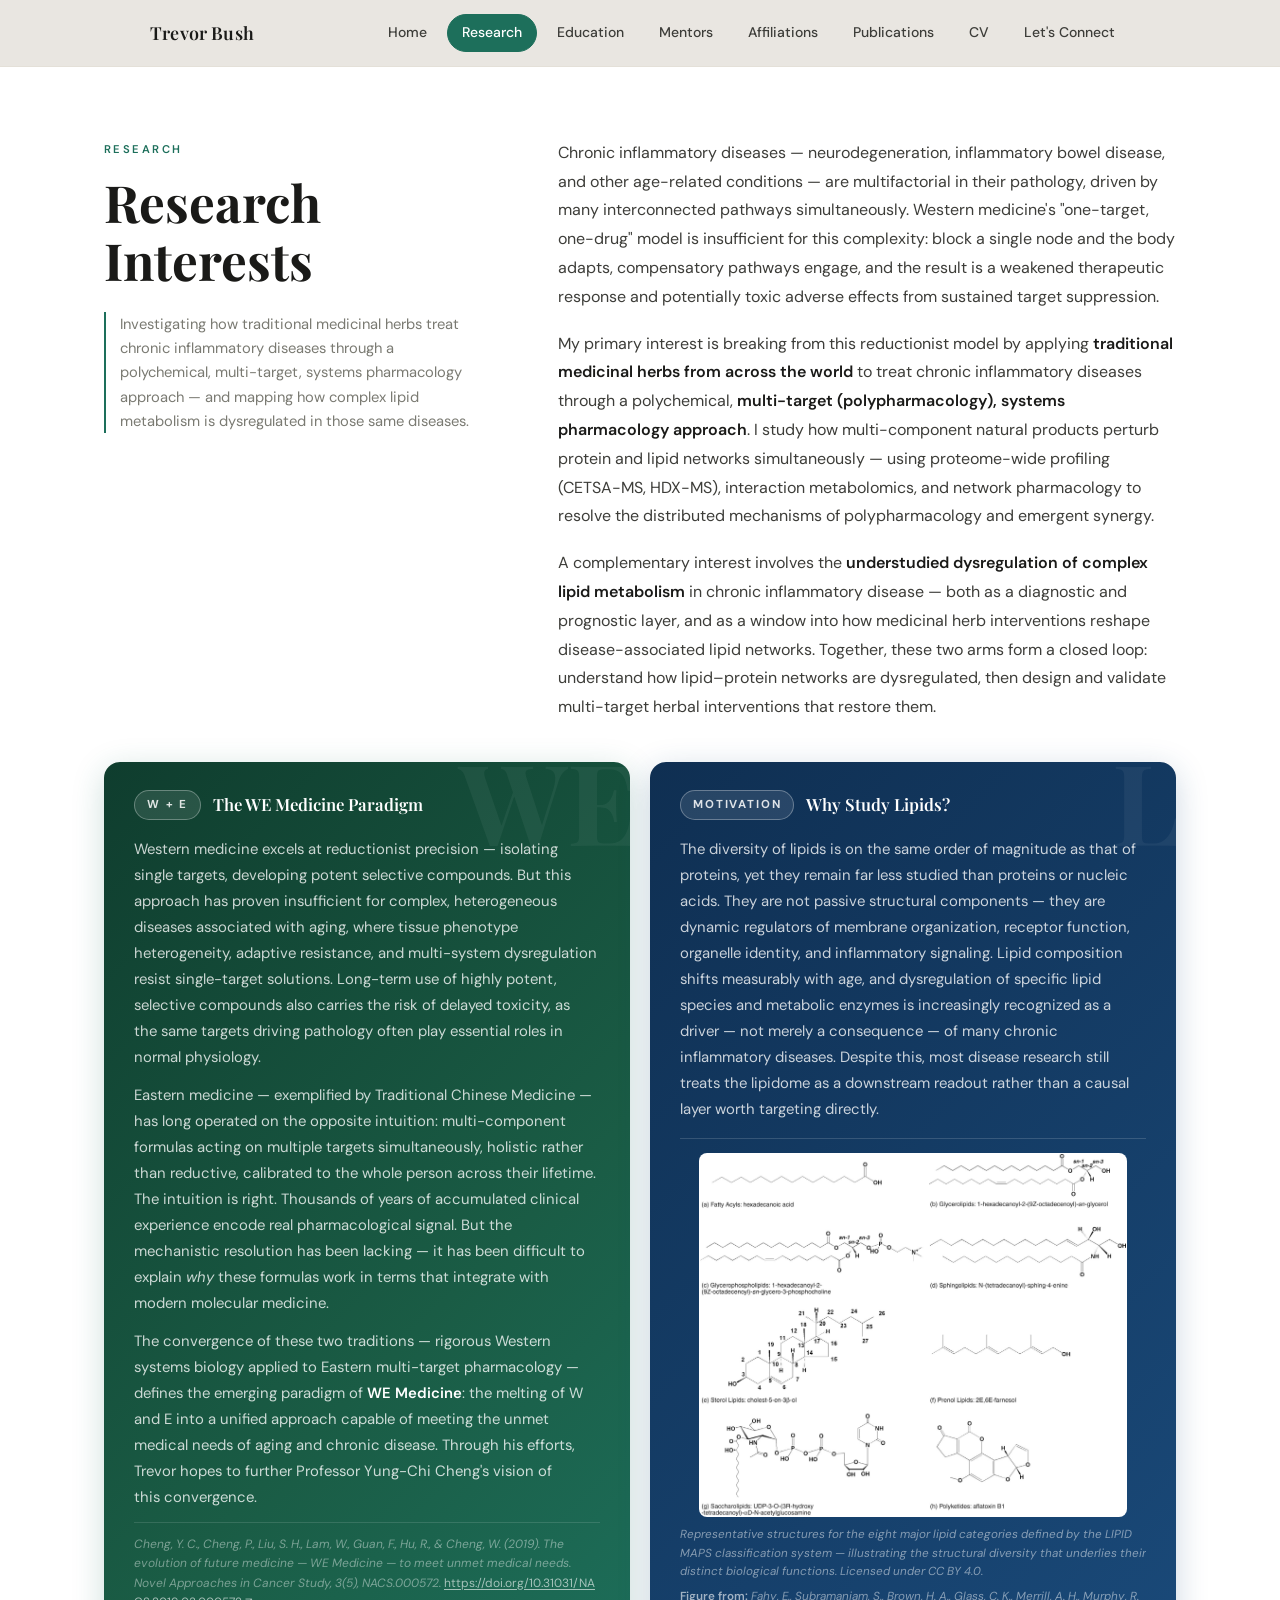
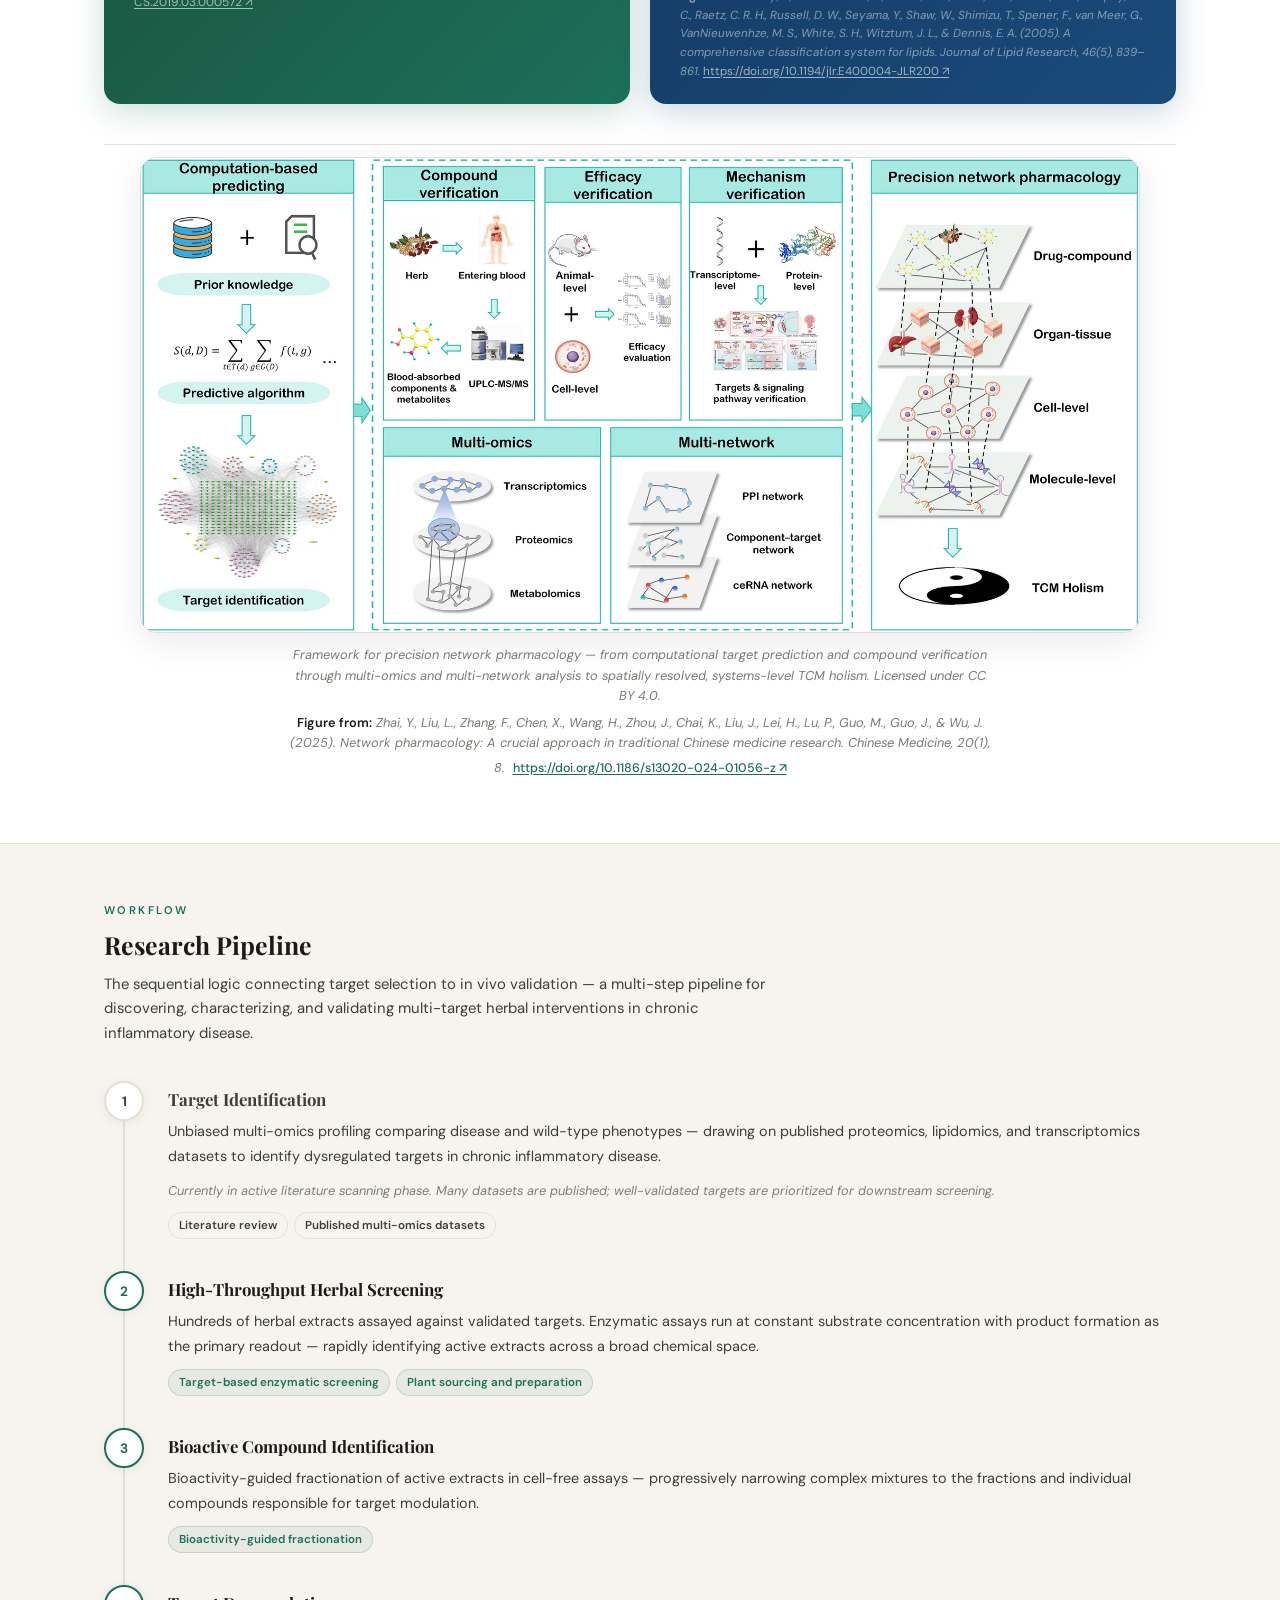
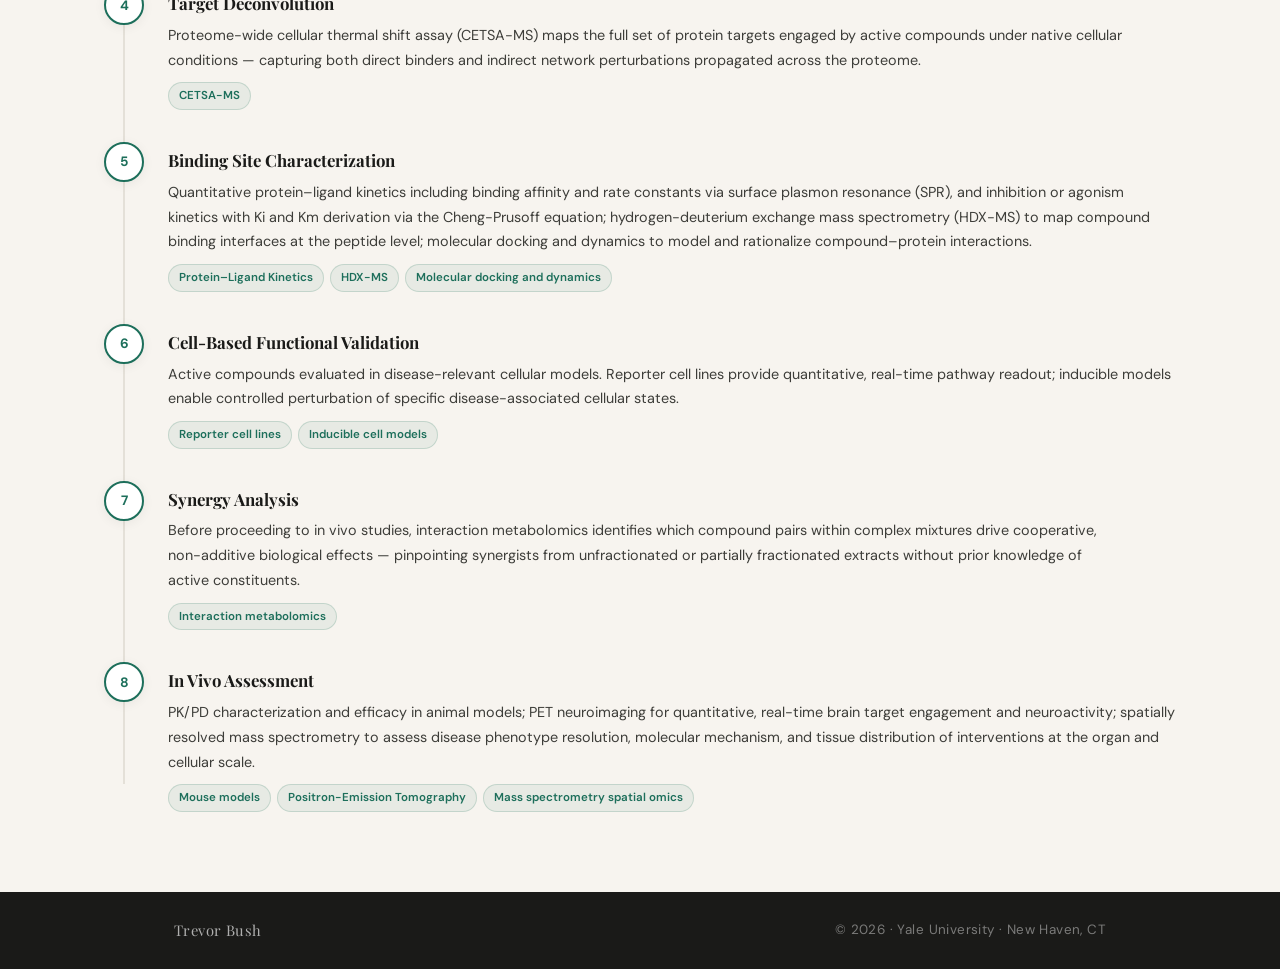
<file: research.html>
<!doctype html>
<html lang="en">
<head>
  <!-- Google tag (gtag.js) -->
  <script async src="https://www.googletagmanager.com/gtag/js?id=G-593X25MBZ3"></script>
  <script>
    window.dataLayer = window.dataLayer || [];
    function gtag(){dataLayer.push(arguments);}
    gtag('js', new Date());
    gtag('config', 'G-593X25MBZ3');
  </script>

  <link rel="icon" type="image/png" href="assets/favicon.png">
  <meta charset="utf-8" />
  <meta name="viewport" content="width=device-width, initial-scale=1" />
  <title>Research | Trevor Bush</title>
  <link rel="stylesheet" href="styles.css" />
  <style>
    /* ── Layout overrides — hero restructure ── */
    .research-hero-inner {
      display: flex !important;
      flex-direction: column !important;
      gap: 40px !important;
      align-items: stretch !important;
      max-width: var(--max-wide);
      margin: 0 auto;
      padding: 0 24px;
    }
    .research-hero-title-row {
      display: grid;
      grid-template-columns: 1fr 1.65fr;
      gap: 80px;
      align-items: start;
    }
    .research-hero-left {
      position: static !important;
      align-self: auto !important;
      grid-row: auto !important;
    }
    .research-hero-intro p {
      font-size: 1rem;
      margin-bottom: 18px;
      color: var(--ink-soft);
    }
    .research-hero-intro p:last-child { margin-bottom: 0; }
    .research-hero-intro strong { color: var(--ink); font-weight: 600; }

    .research-motivation-cards {
      display: grid;
      grid-template-columns: 1fr 1fr;
      gap: 20px;
    }
    .research-hero-schematic {
      grid-column: auto !important;
      margin-top: 0 !important;
      padding-top: 12px;
      border-top: 1px solid var(--border);
      text-align: center;
    }

    /* ── Green WE card ── */
    .we-medicine-card {
      background: linear-gradient(135deg, #0f3d2e 0%, #1a5c45 60%, #1d6f5b 100%);
      border-radius: var(--r-md);
      padding: 28px 30px 24px;
      position: relative; overflow: hidden;
      box-shadow: 0 8px 32px rgba(29,111,91,0.22);
      min-width: 0;
      box-sizing: border-box;
    }
    .we-medicine-card::before {
      content: 'WE';
      position: absolute; right: -8px; top: -18px;
      font-family: var(--serif); font-size: 7rem; font-weight: 700;
      color: rgba(255,255,255,0.05); line-height: 1;
      pointer-events: none; user-select: none;
    }
    .we-medicine-top { display: flex; align-items: center; gap: 12px; margin-bottom: 16px; }
    .we-badge {
      display: inline-flex; align-items: center;
      padding: 4px 12px; border-radius: 999px;
      border: 1px solid rgba(255,255,255,0.3);
      background: rgba(255,255,255,0.1);
      font-size: 0.72rem; font-weight: 700; letter-spacing: 0.16em;
      color: rgba(255,255,255,0.85); text-transform: uppercase; flex-shrink: 0;
    }
    .we-medicine-label {
      font-family: var(--serif); font-size: 1.05rem; font-weight: 600;
      color: #fff; margin: 0; line-height: 1.3;
    }
    .we-medicine-body {
      font-size: 0.93rem; color: rgba(255,255,255,0.78);
      margin-bottom: 12px; line-height: 1.75;
      text-wrap: pretty;
    }
    .we-medicine-body:last-of-type { margin-bottom: 16px; }
    .we-medicine-body strong { color: #fff; font-weight: 600; }
    .we-medicine-cite {
      font-size: 0.75rem; color: rgba(255,255,255,0.42); font-style: italic;
      border-top: 1px solid rgba(255,255,255,0.12);
      padding-top: 12px; margin: 0; line-height: 1.6;
      word-break: break-word;
      text-wrap: pretty;
    }
    .we-medicine-cite a {
      color: rgba(255,255,255,0.6); text-decoration: underline;
      text-underline-offset: 2px; font-style: normal;
      word-break: break-all;
    }
    .we-medicine-cite a:hover { color: rgba(255,255,255,0.9); opacity: 1; }

    /* ── Blue card ── */
    :root { --blue: #1a4a7a; --blue-dark: #0f2f52; }
    .why-lipids-card {
      background: linear-gradient(135deg, var(--blue-dark) 0%, var(--blue) 100%);
      border-radius: var(--r-md);
      padding: 28px 30px 24px;
      position: relative;
      overflow: hidden;
      box-shadow: 0 8px 32px rgba(26,74,122,0.22);
      min-width: 0;
      box-sizing: border-box;
    }
    .why-lipids-card::before {
      content: 'L';
      position: absolute; right: -4px; top: -18px;
      font-family: var(--serif); font-size: 7rem; font-weight: 700;
      color: rgba(255,255,255,0.05); line-height: 1;
      pointer-events: none; user-select: none;
    }
    .why-lipids-top { display: flex; align-items: center; gap: 12px; margin-bottom: 16px; }
    .why-lipids-badge {
      display: inline-flex; align-items: center;
      padding: 4px 12px; border-radius: 999px;
      border: 1px solid rgba(255,255,255,0.3);
      background: rgba(255,255,255,0.1);
      font-size: 0.72rem; font-weight: 700; letter-spacing: 0.16em;
      color: rgba(255,255,255,0.85); text-transform: uppercase; flex-shrink: 0;
    }
    .why-lipids-label {
      font-family: var(--serif); font-size: 1.05rem; font-weight: 600;
      color: #fff; margin: 0; line-height: 1.3;
    }
    .why-lipids-body {
      font-size: 0.93rem; color: rgba(255,255,255,0.78);
      margin: 0 0 16px; line-height: 1.75;
      text-wrap: pretty;
    }
    .why-lipids-figure {
      margin-top: 16px;
      padding-top: 14px;
      border-top: 1px solid rgba(255,255,255,0.15);
      overflow: hidden;
    }
    .why-lipids-caption {
      margin-top: 8px;
      font-size: 0.73rem;
      color: rgba(255,255,255,0.48);
      font-style: italic;
      line-height: 1.6;
      word-break: break-word;
      text-align: left;
    }
    .why-lipids-cite-label {
      font-style: normal;
      font-weight: 600;
      color: rgba(255,255,255,0.6);
    }
    .why-lipids-cite-link {
      color: rgba(255,255,255,0.6);
      text-decoration: underline;
      text-underline-offset: 2px;
      font-style: normal;
      word-break: break-all;
    }
    .why-lipids-cite-link:hover { color: rgba(255,255,255,0.9); opacity: 1; }
    .why-lipids-img {
      width: 92%;
      max-width: 92%;
      height: auto;
      display: block;
      margin: 0 auto;
      border-radius: 8px;
      border: 1px solid rgba(255,255,255,0.12);
      object-fit: contain;
      background: #fff;
    }

    /* ── APA label ── */
    .apa-label {
      font-style: normal;
      font-weight: 600;
      color: var(--ink);
    }
    .apa-label::before,
    .why-lipids-cite-label::before {
      content: '';
      display: block;
      margin-top: 6px;
    }

    /* ── Techniques section ── */
    .techniques-section {
      max-width: var(--max-wide);
      margin: 0 auto 0;
      padding: 48px 24px 0;
    }
    .techniques-header {
      margin-bottom: 28px;
    }
    .techniques-header .eyebrow {
      font-size: 0.7rem;
      font-weight: 600;
      letter-spacing: 0.22em;
      text-transform: uppercase;
      color: var(--green);
      margin-bottom: 10px;
    }
    .techniques-header h2 {
      font-family: var(--serif);
      font-size: 1.55rem;
      font-weight: 700;
      color: var(--ink);
      line-height: 1.2;
    }
    .techniques-grid {
      display: grid;
      grid-template-columns: repeat(auto-fill, minmax(240px, 1fr));
      gap: 10px;
    }
    .technique-item {
      background: var(--white);
      border: 1px solid var(--border);
      border-left: 3px solid var(--green);
      border-radius: var(--r-sm);
      padding: 12px 16px;
      font-size: 0.9rem;
      color: var(--ink-soft);
      font-weight: 400;
      line-height: 1.5;
      box-shadow: var(--shadow-sm);
    }

    /* ── Additional accordion variants ── */
    .accordion-schematic-img--wide {
      max-width: 680px;
      width: 100%;
    }
    .accordion-schematic--spaced { margin-top: 20px; }
    .accordion-schematic-caption--full {
      max-width: 100%;
      text-align: left;
      margin-left: 0;
      margin-right: 0;
      word-break: break-word;
    }
    .accordion-body-blurb {
      font-size: 0.92rem;
      color: var(--ink-soft);
      line-height: 1.75;
      margin-bottom: 14px;
      display: block;
    }

    /* ── Responsive ── */
    @media (max-width: 820px) {
      .research-hero-title-row { grid-template-columns: 1fr; gap: 24px; }
      .research-motivation-cards { grid-template-columns: 1fr; }
      .why-lipids-card,
      .we-medicine-card { padding: 22px 18px 18px; }
      .research-hero-inner { padding: 0 16px; }
      .techniques-grid { grid-template-columns: 1fr 1fr; }
      .techniques-section { padding: 36px 16px 0; }
    }
    @media (max-width: 560px) {
      .techniques-grid { grid-template-columns: 1fr; }
    }

    /* ── Research Pipeline ── */
    .pipeline-section {
      max-width: var(--max-wide);
      margin: 0 auto;
      padding: 56px 24px 0;
    }
    .pipeline-header {
      margin-bottom: 36px;
    }
    .pipeline-header .eyebrow {
      font-size: 0.7rem;
      font-weight: 600;
      letter-spacing: 0.22em;
      text-transform: uppercase;
      color: var(--green);
      margin-bottom: 10px;
    }
    .pipeline-header h2 {
      font-family: var(--serif);
      font-size: 1.55rem;
      font-weight: 700;
      color: var(--ink);
      line-height: 1.2;
      margin-bottom: 12px;
    }
    .pipeline-subhead {
      font-size: 0.93rem;
      color: var(--ink-soft);
      line-height: 1.65;
      max-width: 680px;
    }
    .pipeline-steps {
      position: relative;
    }
    .pipeline-steps::before {
      content: '';
      position: absolute;
      left: 19px;
      top: 28px;
      bottom: 28px;
      width: 2px;
      background: var(--border);
    }
    .pipeline-step {
      display: flex;
      gap: 24px;
      position: relative;
      padding-bottom: 32px;
    }
    .pipeline-step:last-child { padding-bottom: 0; }
    .pipeline-step-num {
      flex-shrink: 0;
      width: 40px;
      height: 40px;
      border-radius: 50%;
      background: var(--white);
      border: 2px solid var(--green);
      color: var(--green);
      font-size: 0.85rem;
      font-weight: 700;
      display: flex;
      align-items: center;
      justify-content: center;
      position: relative;
      z-index: 1;
      box-shadow: var(--shadow-sm);
      letter-spacing: 0;
    }
    .pipeline-step--context .pipeline-step-num {
      border-color: var(--border);
      color: var(--ink-soft);
    }
    .pipeline-step-content {
      padding-top: 8px;
      flex: 1;
      min-width: 0;
    }
    .pipeline-step-title {
      font-family: var(--serif);
      font-size: 1.05rem;
      font-weight: 700;
      color: var(--ink);
      margin: 0 0 8px;
      line-height: 1.3;
    }
    .pipeline-step--context .pipeline-step-title { color: var(--ink-soft); }
    .pipeline-step-desc {
      font-size: 0.9rem;
      color: var(--ink-soft);
      line-height: 1.72;
      margin: 0 0 10px;
    }
    .pipeline-note {
      font-size: 0.8rem;
      color: var(--ink-soft);
      font-style: italic;
      margin: 0 0 10px;
      opacity: 0.65;
    }
    .pipeline-step-tags {
      display: flex;
      flex-wrap: wrap;
      gap: 6px;
    }
    .pipeline-tag {
      font-size: 0.72rem;
      font-weight: 600;
      color: var(--green);
      background: rgba(29,111,91,0.07);
      border: 1px solid rgba(29,111,91,0.18);
      border-radius: 999px;
      padding: 3px 10px;
    }
    .pipeline-step--context .pipeline-tag {
      color: var(--ink-soft);
      background: transparent;
      border-color: var(--border);
    }
    @media (max-width: 820px) {
      .pipeline-section { padding: 40px 16px 0; }
    }
    @media (max-width: 560px) {
      .pipeline-steps::before { left: 16px; }
      .pipeline-step { gap: 14px; }
      .pipeline-step-num { width: 34px; height: 34px; font-size: 0.78rem; }
    }
  </style>
</head>
<body>

<header>
  <div class="container navbar">
    <a class="brand" href="index.html">Trevor Bush</a>
    <button class="burger" id="burger" onclick="toggleMenu()" aria-label="Open menu">
      ☰ <span>Menu</span>
    </button>
    <nav class="navlinks" id="navlinks">
      <a href="index.html">Home</a>
      <a href="research.html" aria-current="page">Research</a>
      <a href="education.html">Education</a>
      <a href="mentors.html">Mentors</a>
      <a href="affiliations.html">Affiliations</a>
      <a href="publications.html">Publications</a>
      <a href="CV.html">CV</a>
      <a href="connect.html">Let's Connect</a>
    </nav>
  </div>
</header>

<main class="research-main">

  <section class="research-hero">
    <div class="research-hero-inner">

      <!-- Title row -->
      <div class="research-hero-title-row">
        <div class="research-hero-left">
          <p class="eyebrow">Research</p>
          <h1>Research<br>Interests</h1>
          <p class="tagline">
            Investigating how traditional medicinal herbs treat chronic inflammatory diseases
            through a polychemical, multi-target, systems pharmacology approach — and mapping
            how complex lipid metabolism is dysregulated in those same diseases.
          </p>
        </div>
        <div class="research-hero-intro">
          <p>
            Chronic inflammatory diseases — neurodegeneration, inflammatory bowel disease, and
            other age-related conditions — are multifactorial in their pathology, driven by
            many interconnected pathways simultaneously. Western medicine's "one-target, one-drug"
            model is insufficient for this complexity: block a single node and the body adapts,
            compensatory pathways engage, and the result is a weakened therapeutic response and
            potentially toxic adverse effects from sustained target suppression.
          </p>
          <p>
            My primary interest is breaking from this reductionist model by applying
            <strong>traditional medicinal herbs from across the world</strong> to treat chronic
            inflammatory diseases through a polychemical, <strong>multi-target (polypharmacology),
            systems pharmacology approach</strong>. I study how multi-component natural products
            perturb protein and lipid networks simultaneously — using proteome-wide profiling
            (CETSA-MS, HDX-MS), interaction metabolomics, and network pharmacology to resolve
            the distributed mechanisms of polypharmacology and emergent synergy.
          </p>
          <p>
            A complementary interest involves the <strong>understudied dysregulation of complex
            lipid metabolism</strong> in chronic inflammatory disease — both as a diagnostic and
            prognostic layer, and as a window into how medicinal herb interventions reshape
            disease-associated lipid networks. Together, these two arms form a closed loop:
            understand how lipid–protein networks are dysregulated, then design and validate
            multi-target herbal interventions that restore them.
          </p>
        </div>
      </div>

      <!-- Two motivation cards — WE Medicine first, Why Lipids second -->
      <div class="research-motivation-cards">

        <div class="we-medicine-card">
          <div class="we-medicine-top">
            <span class="we-badge">W + E</span>
            <p class="we-medicine-label">The WE Medicine Paradigm</p>
          </div>
          <p class="we-medicine-body">
            Western medicine excels at reductionist precision — isolating single targets,
            developing potent selective compounds. But this approach has proven insufficient
            for complex, heterogeneous diseases associated with aging, where tissue phenotype
            heterogeneity, adaptive resistance, and multi-system dysregulation resist
            single-target solutions. Long-term use of highly potent, selective compounds
            also carries the risk of delayed toxicity, as the same targets driving
            pathology often play essential roles in normal physiology.
          </p>
          <p class="we-medicine-body">
            Eastern medicine — exemplified by Traditional Chinese Medicine — has long
            operated on the opposite intuition: multi-component formulas acting on
            multiple targets simultaneously, holistic rather than reductive, calibrated
            to the whole person across their lifetime. The intuition is right. Thousands
            of years of accumulated clinical experience encode real pharmacological
            signal. But the mechanistic resolution has been lacking — it has been
            difficult to explain <em>why</em> these formulas work in terms that
            integrate with modern molecular medicine.
          </p>
          <p class="we-medicine-body">
            The convergence of these two traditions — rigorous Western systems biology
            applied to Eastern multi-target pharmacology — defines the emerging paradigm
            of <strong>WE Medicine</strong>: the melting of W and E into a unified
            approach capable of meeting the unmet medical needs of aging and chronic
            disease. Through his efforts, Trevor hopes to further Professor Yung-Chi
            Cheng's vision of this convergence.
          </p>
          <p class="we-medicine-cite">
            Cheng, Y. C., Cheng, P., Liu, S. H., Lam, W., Guan, F., Hu, R., &amp; Cheng, W. (2019).
            The evolution of future medicine — WE Medicine — to meet unmet medical needs.
            <em>Novel Approaches in Cancer Study</em>, <em>3</em>(5), NACS.000572.
            <a href="https://doi.org/10.31031/NACS.2019.03.000572" target="_blank" rel="noopener">
              https://doi.org/10.31031/NACS.2019.03.000572 ↗
            </a>
          </p>
        </div>

        <div class="why-lipids-card">
          <div class="why-lipids-top">
            <span class="why-lipids-badge">Motivation</span>
            <p class="why-lipids-label">Why Study Lipids?</p>
          </div>
          <p class="why-lipids-body">
            The diversity of lipids is on the same order of magnitude as that of proteins,
            yet they remain far less studied than proteins or nucleic acids. They are
            not passive structural components — they are dynamic regulators of membrane
            organization, receptor function, organelle identity, and inflammatory
            signaling. Lipid composition shifts measurably with age, and dysregulation
            of specific lipid species and metabolic enzymes is increasingly recognized
            as a driver — not merely a consequence — of many chronic inflammatory diseases.
            Despite this, most disease
            research still treats the lipidome as a downstream readout rather than a
            causal layer worth targeting directly.
          </p>
          <div class="why-lipids-figure">
            <img
              src="assets/lipid-classes-figure.png"
              alt="Representative chemical structures for each of the eight major lipid categories: fatty acyls, glycerolipids, glycerophospholipids, sphingolipids, sterol lipids, prenol lipids, saccharolipids, and polyketides"
              class="why-lipids-img"
            />
            <p class="why-lipids-caption">
              Representative structures for the eight major lipid categories defined by the LIPID MAPS classification system — illustrating the structural diversity that underlies their distinct biological functions.
              Licensed under CC BY 4.0.

              <span class="why-lipids-cite-label">Figure from:</span>
              Fahy, E., Subramaniam, S., Brown, H. A., Glass, C. K., Merrill, A. H., Murphy, R. C., Raetz, C. R. H., Russell, D. W., Seyama, Y., Shaw, W., Shimizu, T., Spener, F., van Meer, G., VanNieuwenhze, M. S., White, S. H., Witztum, J. L., &amp; Dennis, E. A. (2005). A comprehensive classification system for lipids. <em>Journal of Lipid Research</em>, <em>46</em>(5), 839–861.
              <a href="https://doi.org/10.1194/jlr.E400004-JLR200" target="_blank" rel="noopener" class="why-lipids-cite-link">
                https://doi.org/10.1194/jlr.E400004-JLR200 ↗
              </a>
            </p>
          </div>
        </div>

      </div>

      <!-- Schematic full width -->
      <div class="research-hero-schematic">
        <img
          src="assets/network-pharmacology-schematic.png"
          alt="Precision network pharmacology framework: from computational target prediction through multi-omics and multi-network verification to TCM holism"
          class="research-schematic-img"
        />
        <p class="research-schematic-caption">
          Framework for precision network pharmacology — from computational target prediction
          and compound verification through multi-omics and multi-network analysis
          to spatially resolved, systems-level TCM holism.
          Licensed under CC BY 4.0.

          <span class="apa-label">Figure from:</span>
          Zhai, Y., Liu, L., Zhang, F., Chen, X., Wang, H., Zhou, J., Chai, K., Liu, J., Lei, H., Lu, P., Guo, M., Guo, J., &amp; Wu, J. (2025). Network pharmacology: A crucial approach in traditional Chinese medicine research. <em>Chinese Medicine</em>, <em>20</em>(1), 8.
          <a
            href="https://doi.org/10.1186/s13020-024-01056-z"
            target="_blank"
            rel="noopener"
            class="research-schematic-cite-link"
          >https://doi.org/10.1186/s13020-024-01056-z ↗</a>
        </p>
      </div>

    </div>
  </section>

  <!-- Pipeline section -->
  <div class="pipeline-section">
    <div class="pipeline-header">
      <p class="eyebrow">Workflow</p>
      <h2>Research Pipeline</h2>
      <p class="pipeline-subhead">The sequential logic connecting target selection to in vivo validation — a multi-step pipeline for discovering, characterizing, and validating multi-target herbal interventions in chronic inflammatory disease.</p>
    </div>
    <div class="pipeline-steps">

      <div class="pipeline-step pipeline-step--context">
        <div class="pipeline-step-num">1</div>
        <div class="pipeline-step-content">
          <h3 class="pipeline-step-title">Target Identification</h3>
          <p class="pipeline-step-desc">Unbiased multi-omics profiling comparing disease and wild-type phenotypes — drawing on published proteomics, lipidomics, and transcriptomics datasets to identify dysregulated targets in chronic inflammatory disease.</p>
          <p class="pipeline-note">Currently in active literature scanning phase. Many datasets are published; well-validated targets are prioritized for downstream screening.</p>
          <div class="pipeline-step-tags">
            <span class="pipeline-tag">Literature review</span>
            <span class="pipeline-tag">Published multi-omics datasets</span>
          </div>
        </div>
      </div>

      <div class="pipeline-step">
        <div class="pipeline-step-num">2</div>
        <div class="pipeline-step-content">
          <h3 class="pipeline-step-title">High-Throughput Herbal Screening</h3>
          <p class="pipeline-step-desc">Hundreds of herbal extracts assayed against validated targets. Enzymatic assays run at constant substrate concentration with product formation as the primary readout — rapidly identifying active extracts across a broad chemical space.</p>
          <div class="pipeline-step-tags">
            <span class="pipeline-tag">Target-based enzymatic screening</span>
            <span class="pipeline-tag">Plant sourcing and preparation</span>
          </div>
        </div>
      </div>

      <div class="pipeline-step">
        <div class="pipeline-step-num">3</div>
        <div class="pipeline-step-content">
          <h3 class="pipeline-step-title">Bioactive Compound Identification</h3>
          <p class="pipeline-step-desc">Bioactivity-guided fractionation of active extracts in cell-free assays — progressively narrowing complex mixtures to the fractions and individual compounds responsible for target modulation.</p>
          <div class="pipeline-step-tags">
            <span class="pipeline-tag">Bioactivity-guided fractionation</span>
          </div>
        </div>
      </div>

      <div class="pipeline-step">
        <div class="pipeline-step-num">4</div>
        <div class="pipeline-step-content">
          <h3 class="pipeline-step-title">Target Deconvolution</h3>
          <p class="pipeline-step-desc">Proteome-wide cellular thermal shift assay (CETSA-MS) maps the full set of protein targets engaged by active compounds under native cellular conditions — capturing both direct binders and indirect network perturbations propagated across the proteome.</p>
          <div class="pipeline-step-tags">
            <span class="pipeline-tag">CETSA-MS</span>
          </div>
        </div>
      </div>

      <div class="pipeline-step">
        <div class="pipeline-step-num">5</div>
        <div class="pipeline-step-content">
          <h3 class="pipeline-step-title">Binding Site Characterization</h3>
          <p class="pipeline-step-desc">Quantitative protein–ligand kinetics including binding affinity and rate constants via surface plasmon resonance (SPR), and inhibition or agonism kinetics with Ki and Km derivation via the Cheng-Prusoff equation; hydrogen-deuterium exchange mass spectrometry (HDX-MS) to map compound binding interfaces at the peptide level; molecular docking and dynamics to model and rationalize compound–protein interactions.</p>
          <div class="pipeline-step-tags">
            <span class="pipeline-tag">Protein–Ligand Kinetics</span>
            <span class="pipeline-tag">HDX-MS</span>
            <span class="pipeline-tag">Molecular docking and dynamics</span>
          </div>
        </div>
      </div>

      <div class="pipeline-step">
        <div class="pipeline-step-num">6</div>
        <div class="pipeline-step-content">
          <h3 class="pipeline-step-title">Cell-Based Functional Validation</h3>
          <p class="pipeline-step-desc">Active compounds evaluated in disease-relevant cellular models. Reporter cell lines provide quantitative, real-time pathway readout; inducible models enable controlled perturbation of specific disease-associated cellular states.</p>
          <div class="pipeline-step-tags">
            <span class="pipeline-tag">Reporter cell lines</span>
            <span class="pipeline-tag">Inducible cell models</span>
          </div>
        </div>
      </div>

      <div class="pipeline-step">
        <div class="pipeline-step-num">7</div>
        <div class="pipeline-step-content">
          <h3 class="pipeline-step-title">Synergy Analysis</h3>
          <p class="pipeline-step-desc">Before proceeding to in vivo studies, interaction metabolomics identifies which compound pairs within complex mixtures drive cooperative, non-additive biological effects — pinpointing synergists from unfractionated or partially fractionated extracts without prior knowledge of active constituents.</p>
          <div class="pipeline-step-tags">
            <span class="pipeline-tag">Interaction metabolomics</span>
          </div>
        </div>
      </div>

      <div class="pipeline-step">
        <div class="pipeline-step-num">8</div>
        <div class="pipeline-step-content">
          <h3 class="pipeline-step-title">In Vivo Assessment</h3>
          <p class="pipeline-step-desc">PK/PD characterization and efficacy in animal models; PET neuroimaging for quantitative, real-time brain target engagement and neuroactivity; spatially resolved mass spectrometry to assess disease phenotype resolution, molecular mechanism, and tissue distribution of interventions at the organ and cellular scale.</p>
          <div class="pipeline-step-tags">
            <span class="pipeline-tag">Mouse models</span>
            <span class="pipeline-tag">Positron-Emission Tomography</span>
            <span class="pipeline-tag">Mass spectrometry spatial omics</span>
          </div>
        </div>
      </div>

    </div>
  </div>

</main>

<footer class="site-footer">
  <div class="container footer-inner">
    <span class="footer-brand">Trevor Bush</span>
    <span>© <span id="year"></span> · Yale University · New Haven, CT</span>
  </div>
</footer>

<script src="script.js"></script>
<script>document.getElementById("year").textContent = new Date().getFullYear();</script>
</body>
</html>
</file>
<file: styles.css>
/* ============================================================
   Trevor Bush — Unified Stylesheet
   Aesthetic: Editorial-Scientific | Playfair Display + DM Sans
   ============================================================ */

@import url('https://fonts.googleapis.com/css2?family=Playfair+Display:ital,wght@0,400;0,600;0,700;1,400&family=DM+Sans:ital,opsz,wght@0,9..40,300;0,9..40,400;0,9..40,500;0,9..40,600;1,9..40,300&display=swap');

/* ── Design Tokens ── */
:root {
  --cream:       #f7f4ef;
  --white:       #ffffff;
  --ink:         #1a1a18;
  --ink-soft:    #3d3d39;
  --muted:       #7a7a72;
  --green:       #1d6f5b;
  --green-light: #eaf2ef;
  --green-mid:   #c6ddd8;
  --border:      #e4e0d8;
  --shadow-sm:   0 2px 12px rgba(0,0,0,0.06);
  --shadow-md:   0 8px 32px rgba(0,0,0,0.09);
  --shadow-lg:   0 20px 60px rgba(0,0,0,0.12);
  --r-sm: 10px;
  --r-md: 16px;
  --r-lg: 24px;
  --max: 980px;
  --max-wide: 1120px;
  --serif: 'Playfair Display', Georgia, serif;
  --sans:  'DM Sans', system-ui, sans-serif;
}

/* ── Reset ── */
*, *::before, *::after { box-sizing: border-box; margin: 0; padding: 0; }
html {
  scroll-behavior: smooth;
  background: #1a1a18;
}

body {
  font-family: var(--sans);
  font-size: 16px;
  line-height: 1.7;
  color: var(--ink);
  background: var(--ink);
  -webkit-font-smoothing: antialiased;
  display: flex;
  flex-direction: column;
  min-height: 100vh;
}

main { flex: 1 0 auto; }

.pubs-page,
.edu-page,
.mentors-page,
.research-main {
  flex: 1 0 auto;
}

a { color: inherit; text-decoration: none; }
a:hover { opacity: 0.8; }
p { color: var(--ink-soft); line-height: 1.8; text-wrap: pretty; }

.container {
  max-width: var(--max);
  margin: 0 auto;
  padding: 0 clamp(20px, 4vw, 24px);
}
.container-wide {
  max-width: var(--max-wide);
  margin: 0 auto;
  padding: 0 24px;
}

/* ============================================================
   NAVIGATION
   ============================================================ */

header {
  position: sticky;
  top: 0;
  z-index: 100;
  background: rgba(247, 244, 239, 0.94);
  backdrop-filter: blur(12px);
  -webkit-backdrop-filter: blur(12px);
  border-bottom: 1px solid var(--border);
  flex-shrink: 0;
}

.navbar {
  display: flex;
  align-items: center;
  justify-content: space-between;
  padding: 14px 0;
}

.brand {
  font-family: var(--serif);
  font-weight: 600;
  font-size: 1.12rem;
  letter-spacing: 0.01em;
  color: var(--ink);
}

.navlinks {
  display: flex;
  gap: 5px;
  align-items: center;
}

.navlinks a {
  font-size: 0.875rem;
  font-weight: 500;
  padding: 6px 14px;
  border-radius: 999px;
  border: 1px solid transparent;
  color: var(--ink-soft);
  transition: all 0.18s ease;
}

.navlinks a:hover {
  border-color: var(--border);
  background: var(--white);
  color: var(--ink);
  opacity: 1;
}

.navlinks a[aria-current="page"] {
  background: var(--green);
  color: #fff;
  border-color: var(--green);
}

.burger {
  display: none;
  align-items: center;
  gap: 8px;
  border: 1px solid var(--border);
  background: var(--white);
  border-radius: 999px;
  padding: 8px 14px;
  cursor: pointer;
  font-size: 0.9rem;
  font-family: var(--sans);
  color: var(--ink-soft);
}

/* ============================================================
   HOME — HERO
   ============================================================ */

.hero {
  position: relative;
  width: 100%;
  min-height: 88vh;
  display: flex;
  align-items: center;
  justify-content: center;
  overflow: hidden;
  background: var(--ink);
}

.hero-bg {
  position: absolute;
  inset: 0;
  background: url("assets/hero.jpg") center/cover no-repeat;
  opacity: 0.28;
  transform: scale(1.05);
}

.hero-overlay {
  position: absolute;
  inset: 0;
  background: linear-gradient(
    155deg,
    rgba(26,26,24,0.6) 0%,
    rgba(29,111,91,0.2) 55%,
    rgba(26,26,24,0.75) 100%
  );
}

.hero-inner {
  position: relative;
  z-index: 2;
  display: flex;
  flex-direction: column;
  align-items: center;
  text-align: center;
  padding: 60px 24px 90px;
  max-width: 760px;
}

.hero-avatar {
  width: 340px;
  height: 340px;
  border-radius: 50%;
  object-fit: cover;
  border: 3px solid rgba(255,255,255,0.18);
  box-shadow: 0 0 0 1px rgba(255,255,255,0.07), 0 24px 60px rgba(0,0,0,0.55);
  margin-bottom: 30px;
  animation: fadeUp 0.7s ease both;
}

.hero h1 {
  font-family: var(--serif);
  font-size: clamp(2.3rem, 5vw, 3.5rem);
  font-weight: 700;
  color: #fff;
  line-height: 1.15;
  letter-spacing: -0.01em;
  margin-bottom: 14px;
  animation: fadeUp 0.7s 0.1s ease both;
}

.hero-subtitle {
  font-size: 0.95rem;
  font-weight: 300;
  color: rgba(255,255,255,0.6);
  letter-spacing: 0.22em;
  text-transform: uppercase;
  animation: fadeUp 0.7s 0.2s ease both;
}

.hero-scroll {
  position: absolute;
  bottom: 30px;
  left: 50%;
  transform: translateX(-50%);
  display: flex;
  flex-direction: column;
  align-items: center;
  gap: 7px;
  color: rgba(255,255,255,0.35);
  font-size: 0.68rem;
  letter-spacing: 0.18em;
  text-transform: uppercase;
  animation: fadeIn 1s 0.9s ease both;
}

.hero-scroll-line {
  width: 1px;
  height: 34px;
  background: linear-gradient(to bottom, rgba(255,255,255,0.35), transparent);
  animation: scrollPulse 2.2s 1.8s ease-in-out infinite;
}

/* ============================================================
   HOME — ABOUT SECTION
   ============================================================ */

.about-section {
  background: var(--white);
  padding: 80px 0 88px;
}

.about-grid {
  display: grid;
  grid-template-columns: 1fr 2.2fr;
  gap: 72px;
  align-items: start;
}

.about-left .eyebrow {
  font-size: 0.7rem;
  font-weight: 600;
  letter-spacing: 0.22em;
  text-transform: uppercase;
  color: var(--green);
  margin-bottom: 14px;
}

.about-heading {
  font-family: var(--serif);
  font-size: clamp(1.9rem, 3vw, 2.5rem);
  font-weight: 700;
  line-height: 1.2;
  color: var(--ink);
  margin-bottom: 24px;
}

.about-heading em {
  font-style: italic;
  color: var(--green);
}

.about-pills {
  display: flex;
  flex-wrap: wrap;
  gap: 8px;
}

.about-pill {
  font-size: 0.78rem;
  font-weight: 500;
  padding: 5px 13px;
  border-radius: 999px;
  border: 1px solid var(--green-mid);
  color: var(--green);
  background: var(--green-light);
}

.about-right p {
  font-size: 1rem;
  margin-bottom: 20px;
  color: var(--ink-soft);
}
.about-right p:last-of-type { margin-bottom: 0; }

.about-divider {
  width: 36px;
  height: 2px;
  background: var(--green);
  border: none;
  margin: 32px 0;
}

.connect-row {
  display: flex;
  flex-wrap: wrap;
  gap: 10px;
  margin-top: 28px;
}

.connect-link {
  display: inline-flex;
  align-items: center;
  gap: 8px;
  padding: 9px 20px;
  border-radius: 999px;
  font-size: 0.88rem;
  font-weight: 500;
  transition: all 0.18s ease;
}

.connect-link.primary {
  background: var(--green);
  color: #fff;
}

.connect-link.primary:hover {
  background: #165a49;
  opacity: 1;
  transform: translateY(-1px);
  box-shadow: 0 6px 20px rgba(29,111,91,0.28);
}

.connect-link.secondary {
  border: 1px solid var(--border);
  background: var(--white);
  color: var(--ink-soft);
}

.connect-link.secondary:hover {
  border-color: var(--green-mid);
  color: var(--green);
  opacity: 1;
  transform: translateY(-1px);
}

/* ============================================================
   RESEARCH PAGE
   ============================================================ */

main.research-main {
  padding: 0 0 80px;
  background: var(--cream);
}

.research-hero {
  background: var(--white);
  border-bottom: 1px solid var(--border);
  padding: 72px 0 64px;
}

.research-hero-inner {
  max-width: var(--max-wide);
  margin: 0 auto;
  padding: 0 24px;
  display: grid;
  grid-template-columns: 1fr 1.65fr;
  grid-template-rows: auto auto;
  gap: 80px;
  align-items: start;
}

.research-hero-left .eyebrow {
  font-size: 0.7rem;
  font-weight: 600;
  letter-spacing: 0.22em;
  text-transform: uppercase;
  color: var(--green);
  margin-bottom: 14px;
}

.research-hero-left h1 {
  font-family: var(--serif);
  font-size: clamp(2.3rem, 4vw, 3.3rem);
  font-weight: 700;
  line-height: 1.14;
  color: var(--ink);
  margin-bottom: 22px;
}

.research-hero-left .tagline {
  font-size: 0.92rem;
  font-weight: 400;
  color: var(--muted);
  border-left: 2px solid var(--green);
  padding-left: 14px;
  line-height: 1.65;
}

.research-hero-right p {
  font-size: 1rem;
  margin-bottom: 18px;
  color: var(--ink-soft);
}
.research-hero-right p:last-child { margin-bottom: 0; }
.research-hero-right strong { color: var(--ink); font-weight: 600; }

/* Schematic — spans both text columns */
.research-hero-schematic {
  grid-column: 1 / -1;
  padding-top: 12px;
  margin-top: -28px;
  border-top: 1px solid var(--border);
  text-align: center;
}

.research-schematic-img {
  width: 100%;
  max-width: 1000px;
  border-radius: var(--r-md);
  border: 1px solid var(--border);
  box-shadow: var(--shadow-md);
  display: block;
  margin: 0 auto;
}

.research-schematic-caption {
  margin-top: 12px;
  font-size: 0.8rem;
  color: var(--muted);
  font-style: italic;
  max-width: 700px;
  margin-left: auto;
  margin-right: auto;
  line-height: 1.6;
  text-align: center;
}

.research-schematic-cite-link {
  display: inline-block;
  margin-top: 5px;
  margin-left: 4px;
  font-size: 0.78rem;
  font-style: normal;
  font-weight: 500;
  color: var(--green);
  text-decoration: underline;
  text-underline-offset: 2px;
}

.research-schematic-cite-link:hover { opacity: 0.75; }

/* Accordion */
.research-accordion-wrap {
  max-width: var(--max-wide);
  margin: 52px auto 0;
  padding: 0 24px;
  display: flex;
  flex-direction: column;
  gap: 12px;
}

.research-accordion-wrap details {
  background: var(--white);
  border: 1px solid var(--border);
  border-radius: var(--r-md);
  overflow: hidden;
  box-shadow: var(--shadow-sm);
  transition: box-shadow 0.2s ease;
}

.research-accordion-wrap details[open] {
  box-shadow: var(--shadow-md);
}

.research-accordion-wrap summary {
  display: flex;
  align-items: center;
  justify-content: space-between;
  padding: 20px 24px;
  font-weight: 600;
  font-size: 1rem;
  cursor: pointer;
  list-style: none;
  color: var(--ink);
  transition: background 0.15s ease;
  user-select: none;
}

.research-accordion-wrap summary::-webkit-details-marker { display: none; }
.research-accordion-wrap summary:hover { background: var(--cream); }

.chevron {
  font-size: 0.8rem;
  color: var(--muted);
  transition: transform 0.25s ease;
  flex-shrink: 0;
  margin-left: 12px;
}

.research-accordion-wrap details[open] .chevron {
  transform: rotate(180deg);
}

.accordion-body {
  padding: 0 24px 28px;
  border-top: 1px solid var(--border);
}

.accordion-body h3 {
  font-family: var(--serif);
  font-size: 1.12rem;
  font-weight: 600;
  color: var(--ink);
  margin: 24px 0 8px;
}

.accordion-body p {
  font-size: 0.96rem;
  margin-bottom: 12px;
}

.accordion-body ul {
  padding: 0;
  margin: 12px 0 18px;
  list-style: none;
  display: flex;
  flex-direction: column;
  gap: 10px;
}

.accordion-body li {
  padding: 14px 18px;
  background: var(--cream);
  border-radius: var(--r-sm);
  border-left: 3px solid var(--green);
  font-size: 0.94rem;
  color: var(--ink-soft);
  line-height: 1.7;
  overflow: hidden;
  min-width: 0;
}

.accordion-body li strong {
  display: block;
  color: var(--ink);
  font-weight: 600;
  margin-bottom: 3px;
}

.accordion-schematic {
  margin-top: 16px;
  padding-top: 14px;
  border-top: 1px solid var(--green-mid);
  text-align: center;
}

.accordion-schematic--row {
  display: flex;
  align-items: center;
  gap: 20px;
  text-align: left;
}

.accordion-schematic-img {
  width: 100%;
  max-width: 680px;
  border-radius: var(--r-sm);
  border: 1px solid var(--border);
  box-shadow: var(--shadow-sm);
  background: var(--white);
  display: block;
  margin: 0 auto;
  height: auto;
  object-fit: contain;
}

.accordion-schematic-img--sm {
  width: 160px;
  min-width: 160px;
  max-width: 160px;
  margin: 0;
  object-fit: contain;
  height: auto;
}

.accordion-schematic-img--cells {
  max-width: 560px;
  height: auto;
  object-fit: contain;
}

.accordion-schematic-caption {
  margin-top: 9px;
  font-size: 0.78rem;
  color: var(--muted);
  font-style: italic;
  max-width: 100%;
  margin-left: 0;
  margin-right: 0;
  line-height: 1.55;
  display: block;
  text-align: left;
}

.accordion-schematic-caption--left {
  margin: 0;
  max-width: none;
  flex: 1;
}

.accordion-cite-link {
  display: inline-block;
  margin-top: 7px;
  font-size: 0.75rem;
  font-style: normal;
  font-weight: 500;
  color: var(--green);
  text-decoration: underline;
  text-underline-offset: 2px;
}

.accordion-cite-link--block {
  display: inline-block;
  margin-top: 12px;
  font-size: 0.78rem;
  font-style: normal;
  font-weight: 500;
  color: var(--green);
  text-decoration: underline;
  text-underline-offset: 2px;
}

.accordion-cite-link--block:hover { opacity: 0.75; }

.accordion-schematic--lipidsig {
  text-align: left;
}

.accordion-schematic-label {
  font-size: 0.7rem;
  font-weight: 700;
  letter-spacing: 0.16em;
  text-transform: uppercase;
  color: var(--green);
  margin-bottom: 12px;
  display: block;
}

.lipidsig-panels {
  display: grid;
  grid-template-columns: 1fr 1.35fr;
  gap: 16px;
  align-items: start;
}

.lipidsig-panel {
  display: flex;
  flex-direction: column;
  gap: 8px;
}

.lipidsig-panel .accordion-schematic-img {
  max-width: 100%;
  margin: 0;
}

.lipidsig-panel .accordion-schematic-caption {
  margin: 0;
  max-width: none;
  text-align: left;
}

@media (max-width: 680px) {
  .lipidsig-panels {
    grid-template-columns: 1fr;
  }
}

@media (max-width: 560px) {
  .accordion-schematic--row {
    flex-direction: column;
    text-align: center;
  }
  .accordion-schematic-img--sm {
    width: 90px;
    min-width: 90px;
    max-width: 90px;
  }
  .accordion-schematic-caption--left {
    text-align: center;
  }
}

/* ============================================================
   EDUCATION PAGE
   ============================================================ */

.edu-page {
  padding: 64px 0 80px;
  background: var(--cream);
}

.edu-page-header {
  margin-bottom: 44px;
}

.edu-page-header .eyebrow {
  font-size: 0.7rem;
  font-weight: 600;
  letter-spacing: 0.22em;
  text-transform: uppercase;
  color: var(--green);
  margin-bottom: 10px;
}

.edu-page-header h1 {
  font-family: var(--serif);
  font-size: clamp(2.3rem, 4vw, 3.1rem);
  font-weight: 700;
  color: var(--ink);
  line-height: 1.15;
}

.edu-list {
  display: flex;
  flex-direction: column;
  gap: 18px;
}

.edu-card {
  background: var(--white);
  border: 1px solid var(--border);
  border-radius: var(--r-lg);
  padding: 34px 38px;
  display: grid;
  grid-template-columns: 1fr 72px;
  gap: 24px;
  box-shadow: var(--shadow-sm);
  transition: box-shadow 0.2s ease, transform 0.2s ease;
  animation: fadeUp 0.6s ease both;
}

.edu-card:nth-child(2) { animation-delay: 0.1s; }

.edu-card:hover {
  box-shadow: var(--shadow-md);
  transform: translateY(-2px);
}

.edu-school {
  font-family: var(--serif);
  font-size: 1.5rem;
  font-weight: 600;
  color: var(--ink);
  margin-bottom: 4px;
}

.edu-meta {
  font-size: 0.85rem;
  color: var(--muted);
  font-weight: 500;
  margin-bottom: 14px;
}

.edu-degree {
  font-size: 0.98rem;
  color: var(--ink-soft);
  margin-bottom: 18px;
  line-height: 1.6;
}

.edu-degree strong { color: var(--ink); font-weight: 600; }

.edu-tags {
  display: flex;
  flex-wrap: wrap;
  gap: 8px;
}

.edu-tag {
  font-size: 0.78rem;
  font-weight: 500;
  padding: 5px 13px;
  border-radius: 999px;
  border: 1px solid var(--green-mid);
  color: var(--green);
  background: var(--green-light);
}

.edu-logo-block {
  width: 72px;
  height: 72px;
  min-width: 72px;
  flex-shrink: 0;
  overflow: hidden;
  display: flex;
  align-items: center;
  justify-content: center;
}

.edu-logo-circle {
  width: 56px;
  height: 56px;
  border-radius: 50%;
  border: 1px solid var(--border);
  background: var(--cream);
  display: flex;
  align-items: center;
  justify-content: center;
  font-family: var(--serif);
  font-weight: 700;
  font-size: 0.95rem;
  color: var(--ink);
}

.edu-logo-img {
  width: 72px;
  height: 72px;
  max-width: 72px;
  max-height: 72px;
  object-fit: contain;
  display: block;
}

/* Larger square slot (Affiliations page) */
.edu-card--aff-logo {
  grid-template-columns: 1fr 190px;
}

.edu-logo-block--aff {
  width: 190px;
  height: 190px;
  min-width: 190px;
}

.edu-logo-block--aff .edu-logo-img {
  width: 190px;
  height: 190px;
  max-width: 190px;
  max-height: 190px;
}

/* Wider slot for wordmark-style logos (e.g. ASP, ACMAP) */
.edu-card--wide-logo {
  grid-template-columns: 1fr 280px;
}

.edu-logo-block--wide {
  width: 280px;
  min-width: 280px;
  height: 160px;
}

.edu-logo-block--wide .edu-logo-img {
  width: 280px;
  height: 160px;
  max-width: 280px;
  max-height: 160px;
}

@media (max-width: 820px) {
  .edu-card--wide-logo { grid-template-columns: 1fr; }
  .edu-card--aff-logo { grid-template-columns: 1fr; }
}

/* ============================================================
   MENTORS PAGE
   ============================================================ */

.mentors-page {
  padding: 0 0 80px;
  background: var(--cream);
}

.mentors-hero {
  padding: 64px 0 48px;
  background: var(--white);
  border-bottom: 1px solid var(--border);
  margin-bottom: 48px;
}

.mentors-hero h1 {
  font-family: var(--serif);
  font-size: clamp(2.2rem, 4vw, 3.1rem);
  font-weight: 700;
  color: var(--ink);
  margin-bottom: 12px;
}

.mentors-hero p {
  max-width: 580px;
  font-size: 0.98rem;
}

.mentors-section {
  margin-bottom: 48px;
}

.mentors-section-header {
  margin-bottom: 20px;
}

.mentors-section-header h2 {
  font-family: var(--serif);
  font-size: 1.45rem;
  font-weight: 600;
  color: var(--ink);
  margin-bottom: 4px;
}

.mentors-section-header p {
  font-size: 0.88rem;
  max-width: 540px;
}

.mentor-list {
  display: flex;
  flex-direction: column;
  gap: 16px;
}

.mentor-card {
  background: var(--white);
  border: 1px solid var(--border);
  border-radius: var(--r-lg);
  padding: 30px 34px;
  display: flex;
  gap: 28px;
  align-items: flex-start;
  box-shadow: var(--shadow-sm);
  transition: box-shadow 0.2s ease;
}

.mentor-card:hover { box-shadow: var(--shadow-md); }

.mentor-photo {
  flex-shrink: 0;
  width: 160px;
  height: 160px;
  border-radius: 50%;
  object-fit: cover;
  border: 3px solid var(--green-light);
  box-shadow: 0 0 0 1px var(--green-mid);
}

.mentor-info { flex: 1; }

.mentor-name {
  font-family: var(--serif);
  font-size: 1.2rem;
  font-weight: 600;
  color: var(--ink);
  margin-bottom: 1px;
}

.mentor-title-text {
  font-size: 0.88rem;
  font-weight: 500;
  color: var(--green);
}

.mentor-dept {
  font-size: 0.84rem;
  margin-bottom: 16px;
}

.mentor-section-label {
  font-size: 0.68rem;
  font-weight: 700;
  letter-spacing: 0.2em;
  text-transform: uppercase;
  color: var(--green);
  margin: 14px 0 5px;
}

.mentor-body-text {
  font-size: 0.92rem;
  margin-bottom: 6px;
  line-height: 1.75;
}

/* ============================================================
   CV PAGE
   ============================================================ */

.cv-page {
  background: var(--ink);
  min-height: calc(100vh - 57px);
  padding: 60px 0 60px;
}

.cv-page-header {
  display: flex;
  align-items: baseline;
  justify-content: space-between;
  gap: 20px;
  margin-bottom: 28px;
}

.cv-page-title {
  font-family: var(--serif);
  font-size: clamp(1.9rem, 4vw, 2.7rem);
  font-weight: 700;
  color: #fff;
  letter-spacing: 0.04em;
}

.cv-updated {
  font-size: 0.78rem;
  letter-spacing: 0.16em;
  text-transform: uppercase;
  color: rgba(255,255,255,0.38);
  margin-top: 6px;
}

.cv-download-btn {
  display: inline-flex;
  align-items: center;
  gap: 8px;
  padding: 10px 22px;
  border-radius: 999px;
  border: 1px solid rgba(255,255,255,0.22);
  background: rgba(255,255,255,0.05);
  color: #fff;
  font-size: 0.88rem;
  font-weight: 500;
  font-family: var(--sans);
  white-space: nowrap;
  transition: all 0.18s ease;
}

.cv-download-btn:hover {
  background: rgba(255,255,255,0.1);
  border-color: rgba(255,255,255,0.38);
  opacity: 1;
  transform: translateY(-1px);
}

.cv-frame-wrap {
  background: rgba(0,0,0,0.28);
  border-radius: var(--r-lg);
  padding: 14px;
  box-shadow: 0 24px 60px rgba(0,0,0,0.45);
}

.cv-frame-wrap iframe {
  width: 100%;
  height: min(82vh, 940px);
  border: none;
  border-radius: var(--r-md);
  background: #fff;
  display: block;
}

/* ============================================================
   SHARED FOOTER
   ============================================================ */

.site-footer {
  background: var(--ink);
  color: rgba(255,255,255,0.42);
  padding: 26px 0;
  font-size: 0.84rem;
  letter-spacing: 0.03em;
}

.footer-inner {
  display: flex;
  align-items: center;
  justify-content: space-between;
  gap: 16px;
}

.footer-brand {
  font-family: var(--serif);
  color: rgba(255,255,255,0.65);
  font-size: 0.92rem;
}

/* ============================================================
   ANIMATIONS
   ============================================================ */

@keyframes fadeUp {
  from { opacity: 0; transform: translateY(22px); }
  to   { opacity: 1; transform: translateY(0); }
}

@keyframes fadeIn {
  from { opacity: 0; }
  to   { opacity: 1; }
}

@keyframes scrollPulse {
  0%, 100% { opacity: 0.35; transform: scaleY(1); }
  50%       { opacity: 0.85; transform: scaleY(1.15); }
}

/* ============================================================
   RESPONSIVE
   ============================================================ */

@media (max-width: 820px) {
  .navlinks { display: none; }

  .burger { display: inline-flex; }

  header .container {
    padding-left: max(20px, env(safe-area-inset-left, 20px));
    padding-right: max(20px, env(safe-area-inset-right, 20px));
  }
  .navbar { padding: 14px 0; }

  .navlinks.open {
    display: flex;
    position: absolute;
    right: 18px;
    top: 60px;
    flex-direction: column;
    align-items: stretch;
    background: var(--white);
    border: 1px solid var(--border);
    border-radius: var(--r-md);
    padding: 10px;
    width: min(260px, calc(100vw - 36px));
    box-shadow: var(--shadow-md);
    z-index: 200;
  }

  .navlinks.open a {
    padding: 10px 14px;
    border-radius: var(--r-sm);
    border-color: transparent;
  }

  .hero { min-height: 85vh; }
  .hero-avatar { width: 200px; height: 200px; }

  .about-grid { grid-template-columns: 1fr; gap: 28px; }

  .research-hero-inner { grid-template-columns: 1fr; gap: 32px; }

  .research-hero-schematic { margin-top: 0; }

  .lipidsig-panels { grid-template-columns: 1fr; }

  .edu-card { grid-template-columns: 1fr; padding: 26px 22px; }

  .mentor-card { flex-direction: column; padding: 22px 20px; }

  .cv-page-header { flex-direction: column; align-items: flex-start; }
  .cv-frame-wrap iframe { height: 70vh; }

  .footer-inner { flex-direction: column; gap: 4px; text-align: center; }
}

/* ============================================================
   PUBLICATIONS PAGE
   ============================================================ */

.pubs-page {
  padding: 64px 0 80px;
  background: var(--cream);
}

.pubs-page-header {
  margin-bottom: 48px;
}

.pubs-page-header .eyebrow {
  font-size: 0.7rem;
  font-weight: 600;
  letter-spacing: 0.22em;
  text-transform: uppercase;
  color: var(--green);
  margin-bottom: 10px;
}

.pubs-page-header h1 {
  font-family: var(--serif);
  font-size: clamp(2.3rem, 4vw, 3.1rem);
  font-weight: 700;
  color: var(--ink);
  line-height: 1.15;
  margin-bottom: 14px;
}

.pubs-page-header .pubs-note {
  font-size: 0.9rem;
  color: var(--muted);
  max-width: 560px;
}

.pub-year-group {
  margin-bottom: 44px;
}

.pub-year-label {
  font-family: var(--serif);
  font-size: 1.45rem;
  font-weight: 600;
  color: var(--ink);
  margin-bottom: 16px;
  padding-bottom: 10px;
  border-bottom: 1px solid var(--border);
}

.pub-list {
  display: flex;
  flex-direction: column;
  gap: 14px;
}

.pub-card {
  background: var(--white);
  border: 1px solid var(--border);
  border-radius: var(--r-md);
  padding: 24px 28px;
  box-shadow: var(--shadow-sm);
  display: grid;
  grid-template-columns: 1fr auto;
  gap: 20px;
  align-items: start;
  transition: box-shadow 0.2s ease, transform 0.2s ease;
  animation: fadeUp 0.5s ease both;
}

.pub-card:hover {
  box-shadow: var(--shadow-md);
  transform: translateY(-1px);
}

.pub-card-left { flex: 1; }

.pub-type-badge {
  display: inline-flex;
  align-items: center;
  gap: 5px;
  font-size: 0.7rem;
  font-weight: 600;
  letter-spacing: 0.12em;
  text-transform: uppercase;
  color: var(--green);
  background: var(--green-light);
  border: 1px solid var(--green-mid);
  border-radius: 999px;
  padding: 3px 10px;
  margin-bottom: 10px;
}

.pub-title {
  font-family: var(--serif);
  font-size: 1.05rem;
  font-weight: 600;
  color: var(--ink);
  line-height: 1.4;
  margin-bottom: 8px;
}

.pub-authors {
  font-size: 0.88rem;
  color: var(--muted);
  line-height: 1.6;
  margin-bottom: 8px;
}

.pub-authors strong {
  color: var(--green);
  font-weight: 600;
}

.pub-journal {
  font-size: 0.88rem;
  color: var(--ink-soft);
  font-style: italic;
}

.pub-journal span {
  font-style: normal;
  color: var(--muted);
}

.pub-links {
  display: flex;
  flex-direction: column;
  gap: 7px;
  flex-shrink: 0;
  padding-top: 2px;
}

.pub-link {
  display: inline-flex;
  align-items: center;
  gap: 6px;
  font-size: 0.8rem;
  font-weight: 500;
  padding: 6px 13px;
  border-radius: 999px;
  border: 1px solid var(--border);
  background: var(--white);
  color: var(--ink-soft);
  white-space: nowrap;
  transition: all 0.15s ease;
}

.pub-link:hover {
  border-color: var(--green-mid);
  color: var(--green);
  background: var(--green-light);
  opacity: 1;
  transform: none;
}

.pub-link.doi {
  background: var(--green);
  color: #fff;
  border-color: var(--green);
}

.pub-link.doi:hover {
  background: #165a49;
  border-color: #165a49;
  color: #fff;
}

.pubs-profiles {
  display: flex;
  flex-wrap: wrap;
  gap: 10px;
  margin-bottom: 44px;
}

.profile-link {
  display: inline-flex;
  align-items: center;
  gap: 8px;
  padding: 9px 18px;
  border-radius: 999px;
  border: 1px solid var(--border);
  background: var(--white);
  color: var(--ink-soft);
  font-size: 0.88rem;
  font-weight: 500;
  transition: all 0.18s ease;
}

.profile-link:hover {
  border-color: var(--green-mid);
  color: var(--green);
  opacity: 1;
  transform: translateY(-1px);
}

@media (max-width: 640px) {
  .pub-card {
    grid-template-columns: 1fr;
    padding: 20px 18px;
  }

  .pub-links {
    flex-direction: row;
    flex-wrap: wrap;
  }
}
</file>
